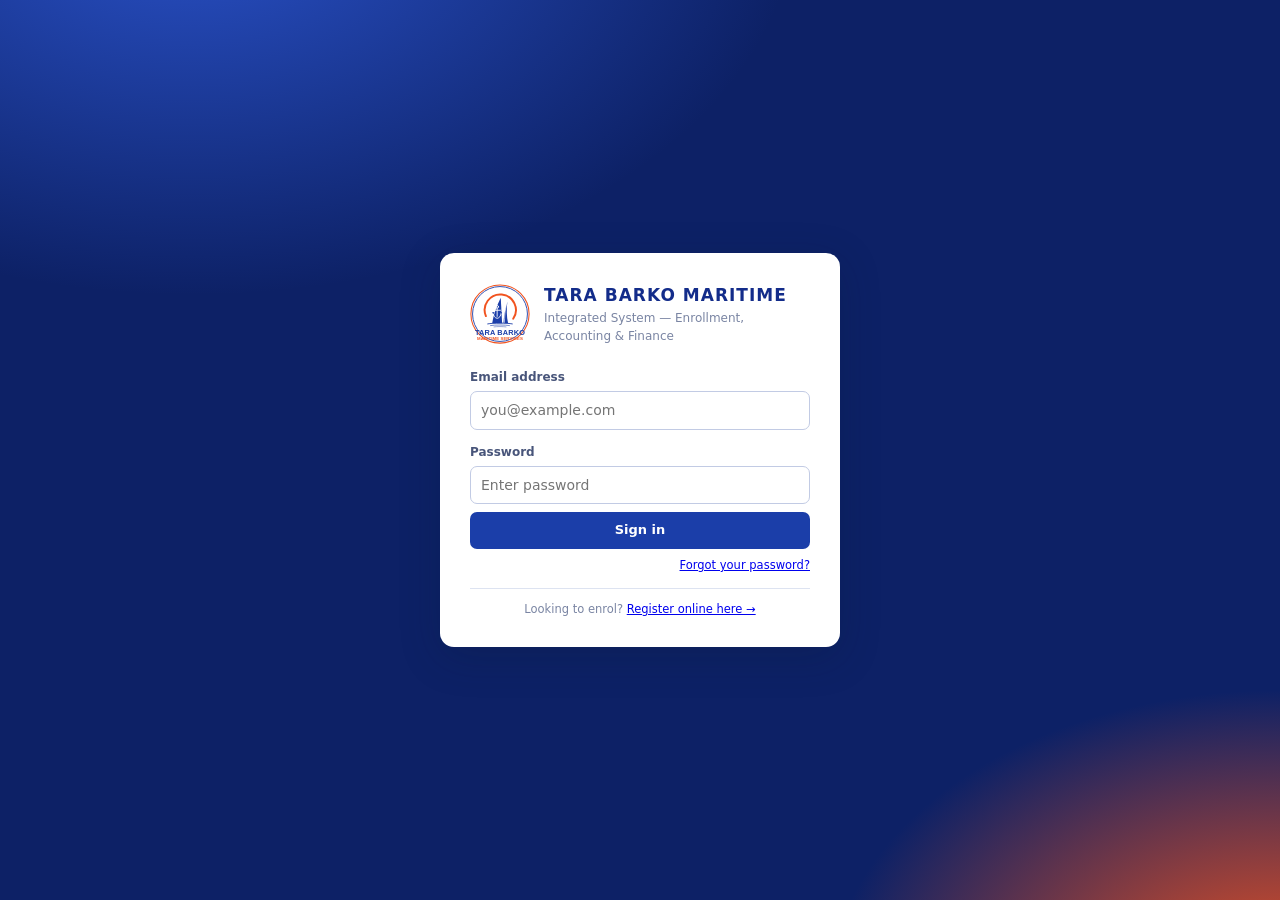
<file: index.html>
<!DOCTYPE html>
<html lang="en">
<head>
<meta charset="utf-8" />
<meta name="viewport" content="width=device-width, initial-scale=1" />
<title>Tara Barko Maritime — Integrated System</title>
<!-- What the link looks like when somebody shares it.

     Facebook and Messenger were given nothing to go on, so they took the first
     image on the page — the square logo — and cropped the company name off the
     bottom of it. These say what the page is and hand over a card built for the
     1200x630 shape the chat window actually draws. -->
<meta name="description" content="MARINA and STCW accredited training for Filipino seafarers, endorsed to our partner training centers. Check the schedule and reserve your slot online." />
<meta property="og:type" content="website" />
<meta property="og:site_name" content="Tara Barko Maritime Services" />
<meta property="og:locale" content="en_PH" />
<meta property="og:url" content="https://www.tarabarkomaritime.online/index.html" />
<meta property="og:title" content="Enroll Online — Tara Barko Maritime Services" />
<meta property="og:description" content="MARINA and STCW accredited training for Filipino seafarers, endorsed to our partner training centers. Check the schedule and reserve your slot online." />
<meta property="og:image" content="https://www.tarabarkomaritime.online/assets/og.png" />
<meta property="og:image:type" content="image/png" />
<meta property="og:image:width" content="1200" />
<meta property="og:image:height" content="630" />
<meta property="og:image:alt" content="Tara Barko Maritime Services — training and assessment endorsement" />
<meta name="twitter:card" content="summary_large_image" />
<meta name="twitter:title" content="Enroll Online — Tara Barko Maritime Services" />
<meta name="twitter:description" content="MARINA and STCW accredited training for Filipino seafarers, endorsed to our partner training centers. Check the schedule and reserve your slot online." />
<meta name="twitter:image" content="https://www.tarabarkomaritime.online/assets/og.png" />
<meta name="theme-color" content="#0d2166" />
<link rel="stylesheet" href="assets/styles.css?v=0a303237" />
<link rel="icon" href="assets/logo.svg?v=0a303237" />
</head>
<body>

<div id="login" class="login-screen">
  <div class="login-card">
    <div class="login-brand">
      <img src="assets/logo.svg" alt="Tara Barko Maritime Services" class="login-logo" />
      <div>
        <h1>TARA BARKO MARITIME</h1>
        <p>Integrated System — Enrollment, Accounting &amp; Finance</p>
      </div>
    </div>
    <label>Email address</label>
    <input type="email" id="loginUser" placeholder="you@example.com" autocomplete="username" />
    <label>Password</label>
    <input type="password" id="loginPass" placeholder="Enter password" autocomplete="current-password" />
    <button class="btn btn-primary btn-block" id="loginBtn">Sign in</button>
    <p class="login-hint" style="text-align:right;margin-top:8px">
      <a href="#" id="forgotPass">Forgot your password?</a>
    </p>
    <p class="login-hint" id="loginMsg"></p>
    <p class="login-hint" style="border-top:1px solid var(--border);padding-top:12px;margin-top:14px">
      Looking to enrol? <a href="register.html">Register online here &rarr;</a>
    </p>
  </div>
</div>

<div id="shell" class="shell hidden">
  <div class="nav-scrim" id="navScrim" hidden></div>
  <aside class="sidebar" id="sidebar">
    <div class="brand">
      <img src="assets/logo.svg" alt="" class="brand-logo" />
      <div class="brand-text">
        <strong>TARA BARKO</strong>
        <span>Maritime Services</span>
      </div>
    </div>
    <nav id="nav"></nav>
    <div class="sidebar-foot">
      <div class="user-chip">
        <div class="avatar" id="userAvatar">A</div>
        <div>
          <strong id="userName">—</strong>
          <span id="userRole">—</span>
        </div>
      </div>
      <button class="btn btn-ghost btn-sm btn-block" data-act="my-password">Change my password</button>
      <button class="btn btn-ghost btn-sm btn-block" id="logoutBtn">Sign out</button>
    </div>
  </aside>

  <main class="main">
    <header class="topbar">
      <!-- The only way to another module on a phone. The sidebar used to be
           hidden outright below 760px, which left the system on whatever screen
           it opened on with no way off it. -->
      <button class="menu-btn" id="menuBtn" aria-label="Menu" aria-expanded="false">
        <span></span><span></span><span></span>
      </button>
      <div class="topbar-title">
        <h2 id="pageTitle">Dashboard</h2>
        <p id="pageSub" class="muted"></p>
      </div>
      <div class="topbar-actions">
        <input type="search" id="globalSearch" placeholder="Search trainees, invoices, payments…" />
        <button class="btn btn-ghost btn-sm" id="backupBtn" title="Download a JSON backup">Backup</button>
        <button class="btn btn-ghost btn-sm" id="restoreBtn" title="Restore from a JSON backup">Restore</button>
        <input type="file" id="restoreFile" accept="application/json" hidden />
      </div>
    </header>
    <div id="view" class="view"></div>
  </main>
</div>

<div id="modalRoot"></div>
<div id="toastRoot" class="toast-root"></div>

<script src="assets/courses.js?v=0a303237"></script>
<script src="assets/cloud.js?v=0a303237"></script>
<script src="assets/sync.js?v=0a303237"></script>
<script src="assets/db.js?v=0a303237"></script>
<script src="assets/ui.js?v=0a303237"></script>
<script src="assets/accounting.js?v=0a303237"></script>
<script src="assets/applications.js?v=0a303237"></script>
<script src="assets/app.js?v=0a303237"></script>
</body>
</html>
</file>
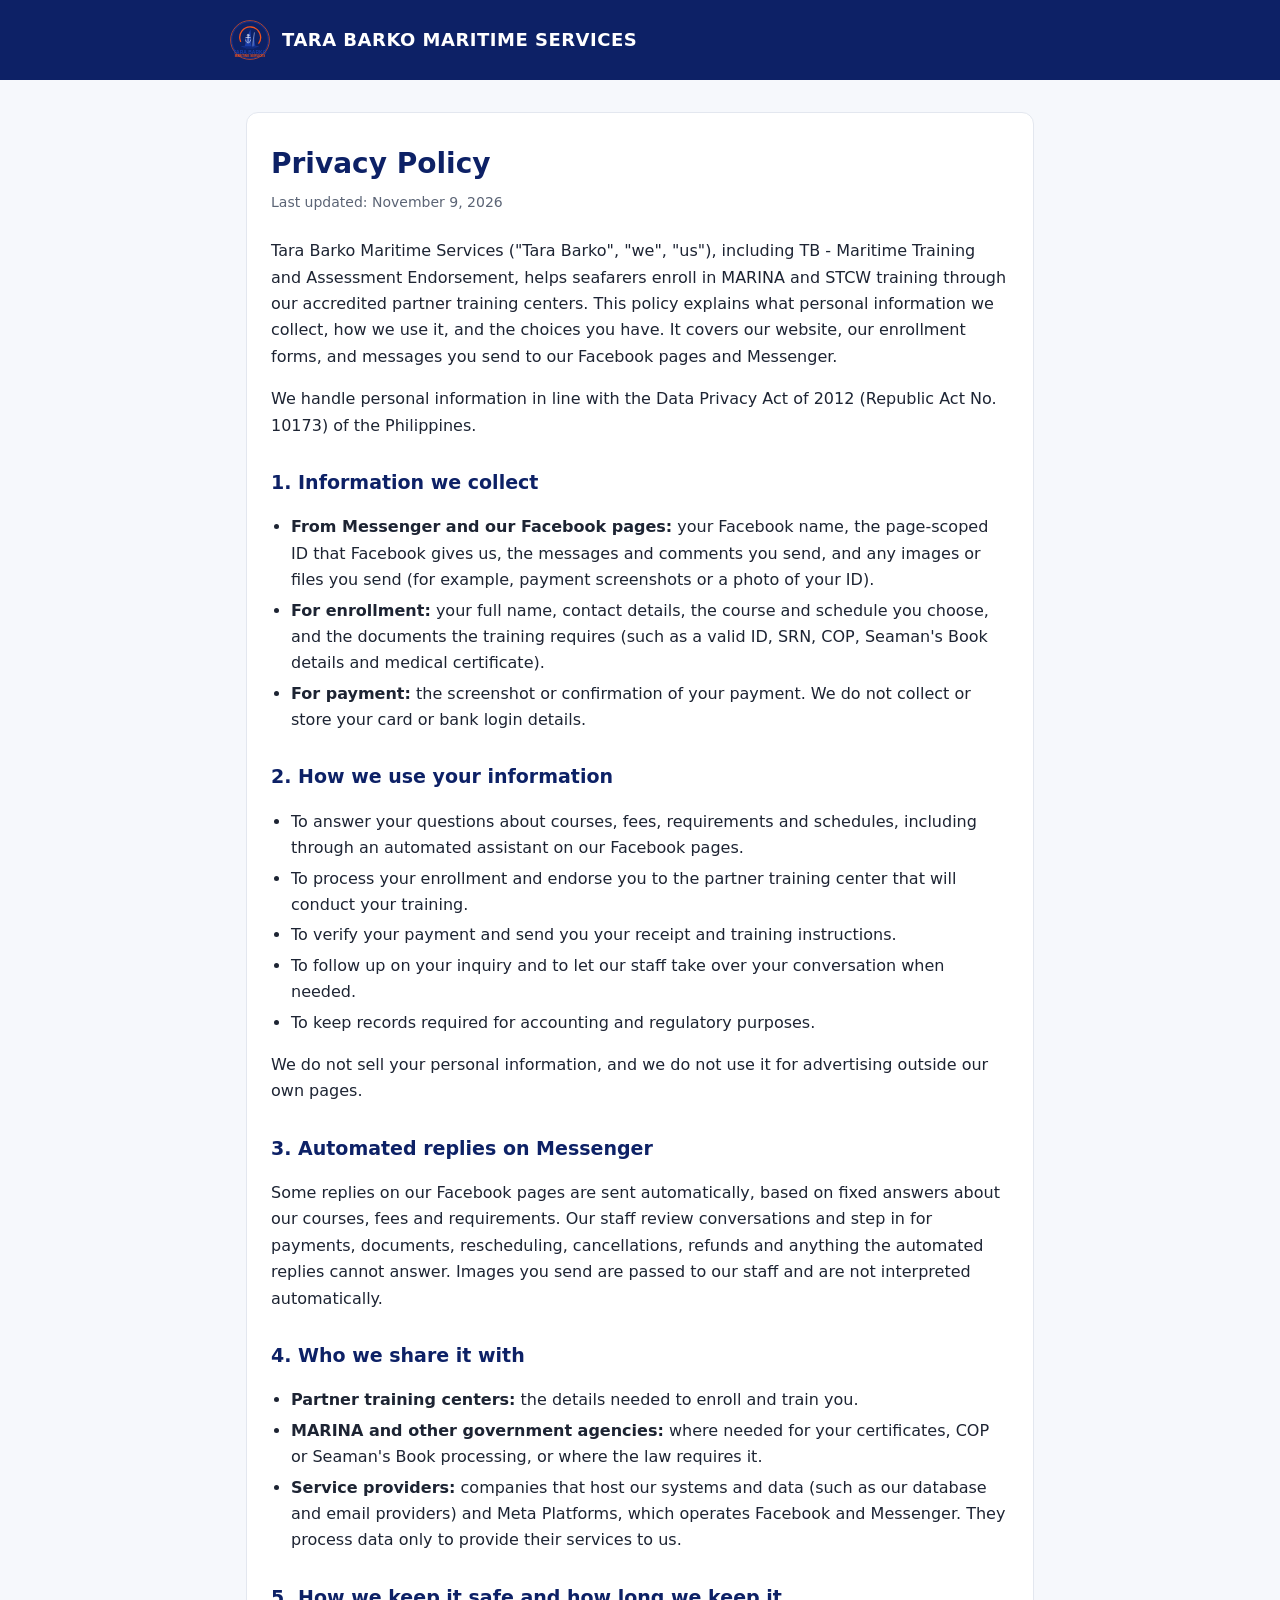
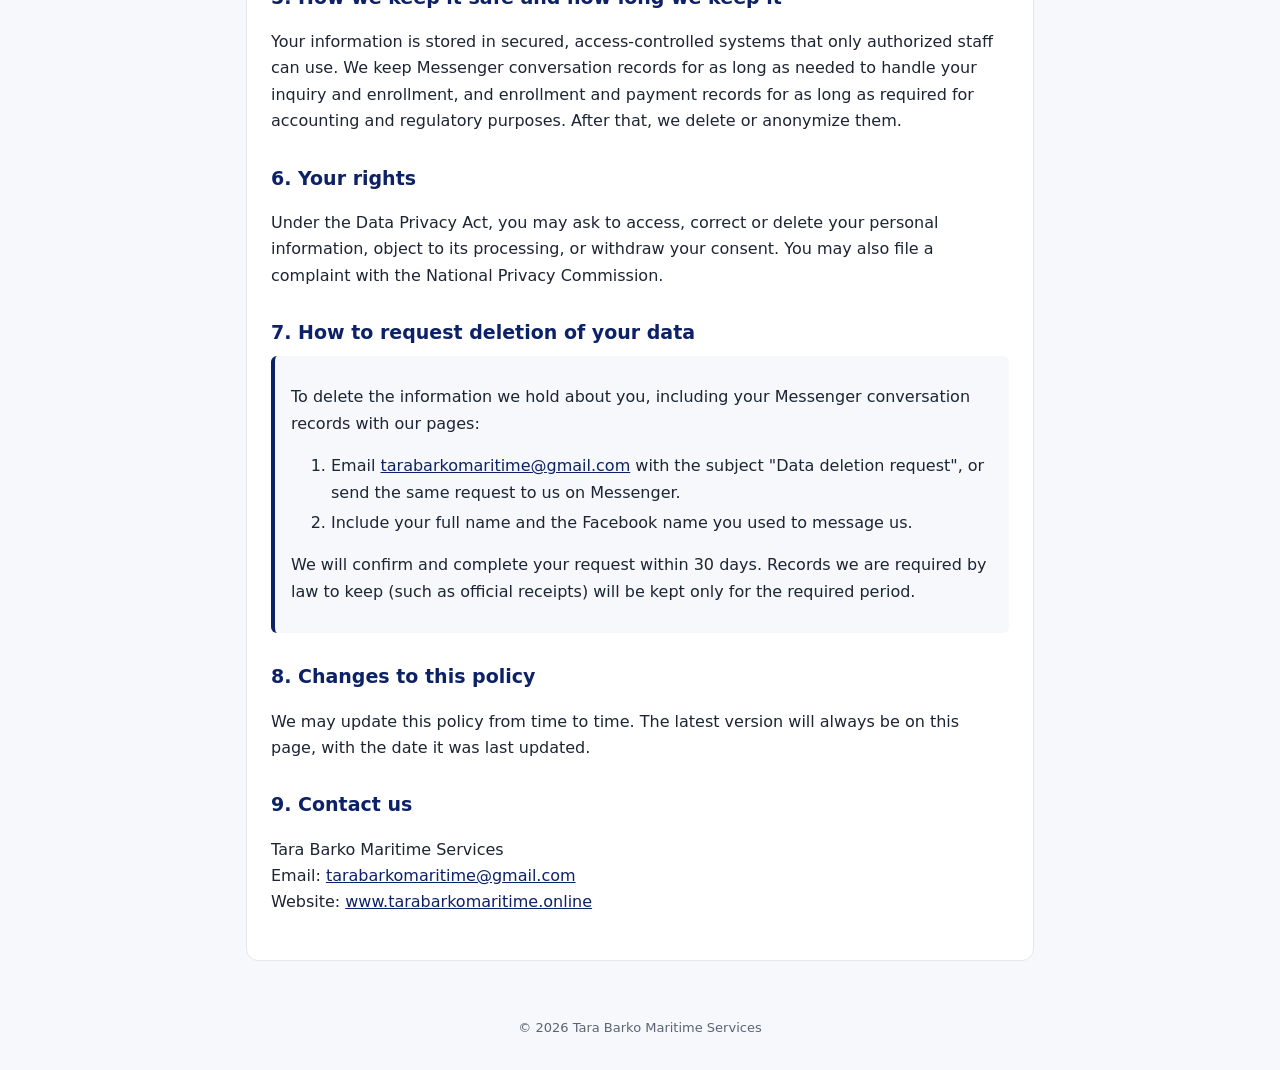
<file: privacy.html>
<!doctype html>
<html lang="en">
<head>
<meta charset="utf-8">
<meta name="viewport" content="width=device-width, initial-scale=1">
<title>Privacy Policy — Tara Barko Maritime Services</title>
<meta name="description" content="How Tara Barko Maritime Services collects, uses and protects personal information, including messages sent to our Facebook pages.">
<meta name="theme-color" content="#0d2166">
<style>
  :root { --navy: #0d2166; --ink: #1d2433; --muted: #5b6475; --line: #e3e7ef; --bg: #f6f8fc; }
  * { box-sizing: border-box; }
  body { margin: 0; font-family: system-ui, -apple-system, "Segoe UI", Roboto, Arial, sans-serif; color: var(--ink); background: var(--bg); line-height: 1.65; }
  header { background: var(--navy); color: #fff; padding: 20px 16px; }
  header .wrap { display: flex; align-items: center; gap: 12px; }
  header img { height: 40px; width: auto; }
  header strong { font-size: 18px; letter-spacing: .5px; }
  .wrap { max-width: 820px; margin: 0 auto; }
  main { padding: 32px 16px 56px; }
  article { background: #fff; border: 1px solid var(--line); border-radius: 12px; padding: 28px 24px; }
  h1 { color: var(--navy); font-size: 28px; margin: 0 0 4px; }
  .updated { color: var(--muted); margin: 0 0 24px; font-size: 14px; }
  h2 { color: var(--navy); font-size: 19px; margin: 28px 0 8px; }
  ul { padding-left: 20px; }
  li { margin: 4px 0; }
  a { color: var(--navy); }
  .box { background: var(--bg); border-left: 4px solid var(--navy); padding: 12px 16px; border-radius: 6px; }
  footer { text-align: center; color: var(--muted); font-size: 13px; padding: 0 16px 32px; }
</style>
</head>
<body>
<header>
  <div class="wrap">
    <img src="/assets/logo.svg" alt="" onerror="this.remove()">
    <strong>TARA BARKO MARITIME SERVICES</strong>
  </div>
</header>

<main class="wrap">
<article>
  <h1>Privacy Policy</h1>
  <p class="updated">Last updated: November 9, 2026</p>

  <p>Tara Barko Maritime Services ("Tara Barko", "we", "us"), including TB - Maritime Training and Assessment Endorsement, helps seafarers enroll in MARINA and STCW training through our accredited partner training centers. This policy explains what personal information we collect, how we use it, and the choices you have. It covers our website, our enrollment forms, and messages you send to our Facebook pages and Messenger.</p>
  <p>We handle personal information in line with the Data Privacy Act of 2012 (Republic Act No. 10173) of the Philippines.</p>

  <h2>1. Information we collect</h2>
  <ul>
    <li><strong>From Messenger and our Facebook pages:</strong> your Facebook name, the page-scoped ID that Facebook gives us, the messages and comments you send, and any images or files you send (for example, payment screenshots or a photo of your ID).</li>
    <li><strong>For enrollment:</strong> your full name, contact details, the course and schedule you choose, and the documents the training requires (such as a valid ID, SRN, COP, Seaman's Book details and medical certificate).</li>
    <li><strong>For payment:</strong> the screenshot or confirmation of your payment. We do not collect or store your card or bank login details.</li>
  </ul>

  <h2>2. How we use your information</h2>
  <ul>
    <li>To answer your questions about courses, fees, requirements and schedules, including through an automated assistant on our Facebook pages.</li>
    <li>To process your enrollment and endorse you to the partner training center that will conduct your training.</li>
    <li>To verify your payment and send you your receipt and training instructions.</li>
    <li>To follow up on your inquiry and to let our staff take over your conversation when needed.</li>
    <li>To keep records required for accounting and regulatory purposes.</li>
  </ul>
  <p>We do not sell your personal information, and we do not use it for advertising outside our own pages.</p>

  <h2>3. Automated replies on Messenger</h2>
  <p>Some replies on our Facebook pages are sent automatically, based on fixed answers about our courses, fees and requirements. Our staff review conversations and step in for payments, documents, rescheduling, cancellations, refunds and anything the automated replies cannot answer. Images you send are passed to our staff and are not interpreted automatically.</p>

  <h2>4. Who we share it with</h2>
  <ul>
    <li><strong>Partner training centers:</strong> the details needed to enroll and train you.</li>
    <li><strong>MARINA and other government agencies:</strong> where needed for your certificates, COP or Seaman's Book processing, or where the law requires it.</li>
    <li><strong>Service providers:</strong> companies that host our systems and data (such as our database and email providers) and Meta Platforms, which operates Facebook and Messenger. They process data only to provide their services to us.</li>
  </ul>

  <h2>5. How we keep it safe and how long we keep it</h2>
  <p>Your information is stored in secured, access-controlled systems that only authorized staff can use. We keep Messenger conversation records for as long as needed to handle your inquiry and enrollment, and enrollment and payment records for as long as required for accounting and regulatory purposes. After that, we delete or anonymize them.</p>

  <h2>6. Your rights</h2>
  <p>Under the Data Privacy Act, you may ask to access, correct or delete your personal information, object to its processing, or withdraw your consent. You may also file a complaint with the National Privacy Commission.</p>

  <h2 id="data-deletion">7. How to request deletion of your data</h2>
  <div class="box">
    <p>To delete the information we hold about you, including your Messenger conversation records with our pages:</p>
    <ol>
      <li>Email <a href="mailto:tarabarkomaritime@gmail.com?subject=Data%20deletion%20request">tarabarkomaritime@gmail.com</a> with the subject "Data deletion request", or send the same request to us on Messenger.</li>
      <li>Include your full name and the Facebook name you used to message us.</li>
    </ol>
    <p>We will confirm and complete your request within 30 days. Records we are required by law to keep (such as official receipts) will be kept only for the required period.</p>
  </div>

  <h2>8. Changes to this policy</h2>
  <p>We may update this policy from time to time. The latest version will always be on this page, with the date it was last updated.</p>

  <h2>9. Contact us</h2>
  <p>Tara Barko Maritime Services<br>
  Email: <a href="mailto:tarabarkomaritime@gmail.com">tarabarkomaritime@gmail.com</a><br>
  Website: <a href="https://www.tarabarkomaritime.online">www.tarabarkomaritime.online</a></p>
</article>
</main>

<footer>© 2026 Tara Barko Maritime Services</footer>
</body>
</html>
</file>
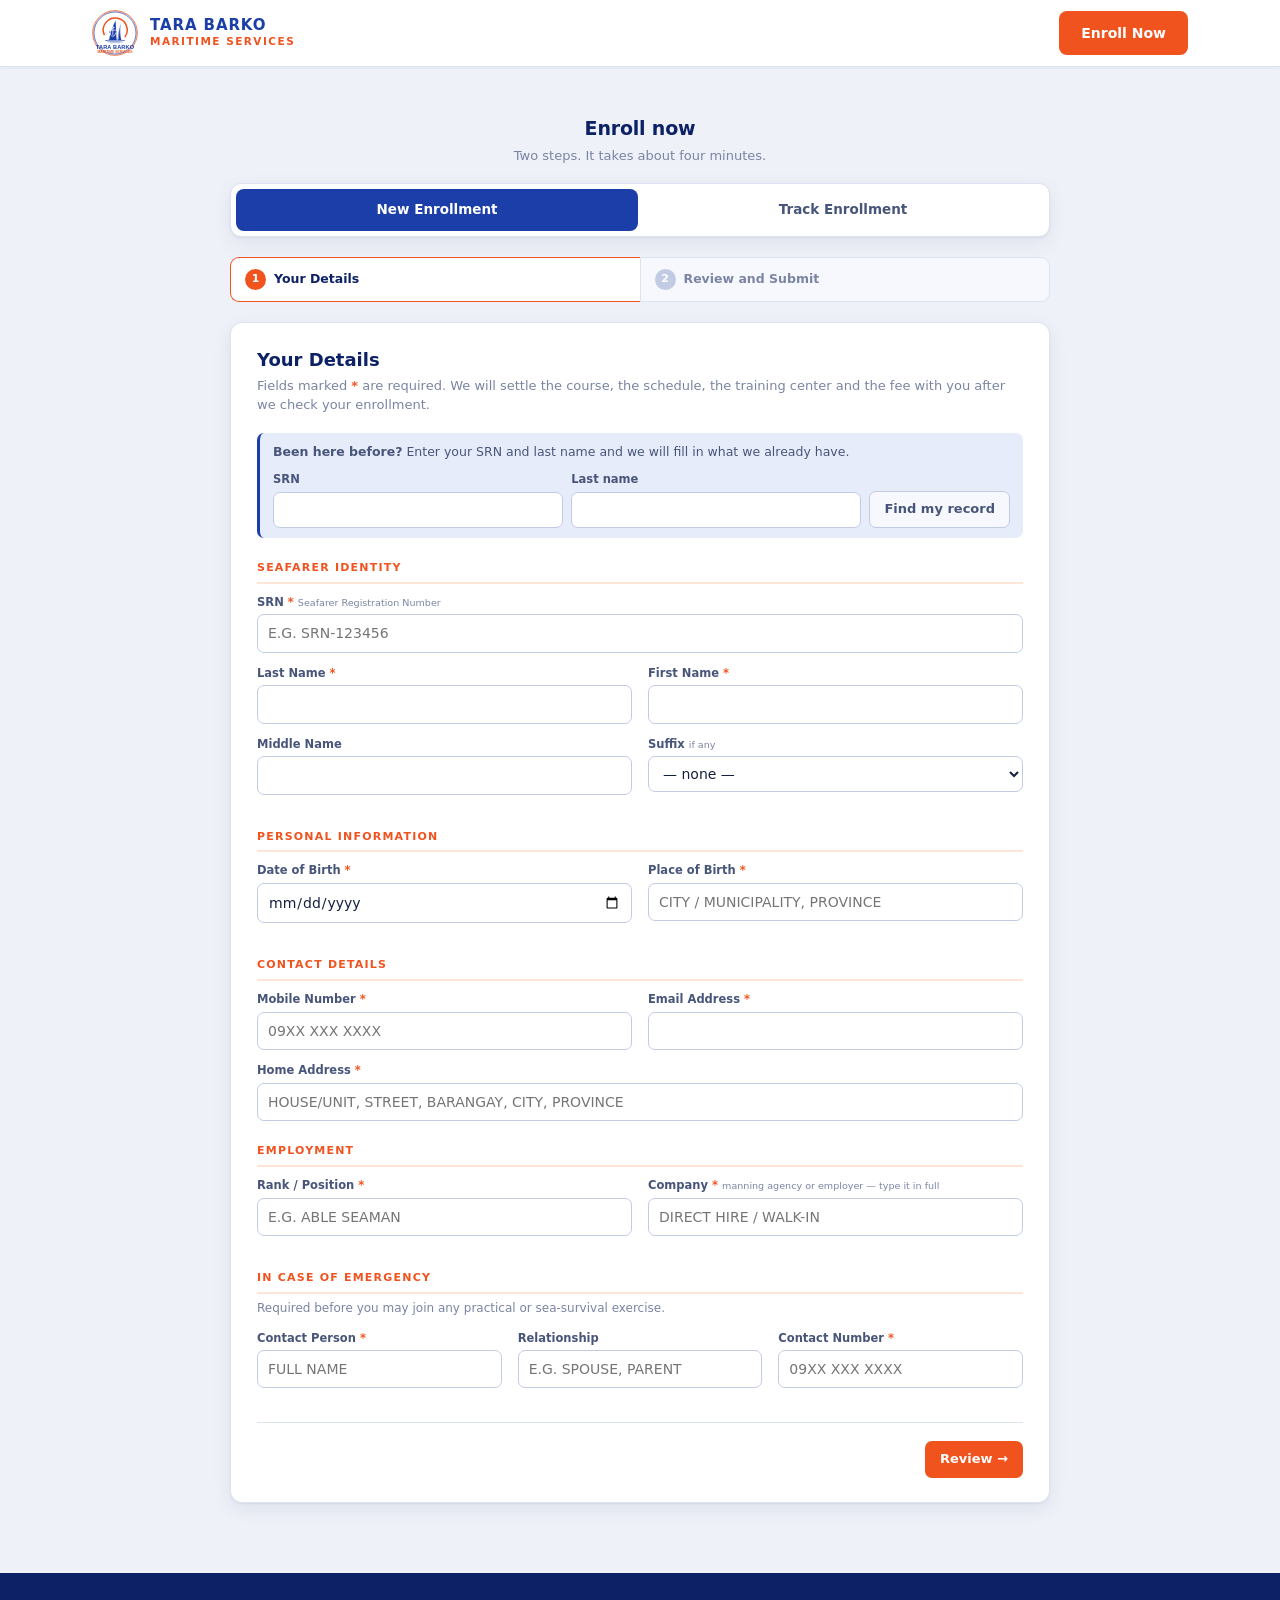
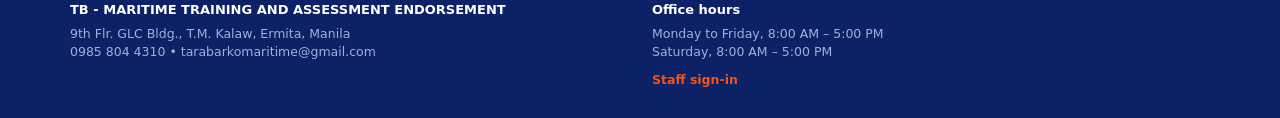
<file: register.html>
<!DOCTYPE html>
<html lang="en">
<head>
<meta charset="utf-8" />
<meta name="viewport" content="width=device-width, initial-scale=1" />
<title>Enroll Online — TB Maritime Training and Assessment Endorsement</title>
<!-- What the link looks like when somebody shares it.

     Facebook and Messenger were given nothing to go on, so they took the first
     image on the page — the square logo — and cropped the company name off the
     bottom of it. These say what the page is and hand over a card built for the
     1200x630 shape the chat window actually draws. -->
<meta name="description" content="MARINA and STCW accredited training for Filipino seafarers, endorsed to our partner training centers. Check the schedule and reserve your slot online." />
<meta property="og:type" content="website" />
<meta property="og:site_name" content="Tara Barko Maritime Services" />
<meta property="og:locale" content="en_PH" />
<meta property="og:url" content="https://www.tarabarkomaritime.online/register.html" />
<meta property="og:title" content="Enroll Online — Tara Barko Maritime Services" />
<meta property="og:description" content="MARINA and STCW accredited training for Filipino seafarers, endorsed to our partner training centers. Check the schedule and reserve your slot online." />
<meta property="og:image" content="https://www.tarabarkomaritime.online/assets/og.png" />
<meta property="og:image:type" content="image/png" />
<meta property="og:image:width" content="1200" />
<meta property="og:image:height" content="630" />
<meta property="og:image:alt" content="Tara Barko Maritime Services — training and assessment endorsement" />
<meta name="twitter:card" content="summary_large_image" />
<meta name="twitter:title" content="Enroll Online — Tara Barko Maritime Services" />
<meta name="twitter:description" content="MARINA and STCW accredited training for Filipino seafarers, endorsed to our partner training centers. Check the schedule and reserve your slot online." />
<meta name="twitter:image" content="https://www.tarabarkomaritime.online/assets/og.png" />
<meta name="theme-color" content="#0d2166" />
<link rel="stylesheet" href="assets/styles.css?v=0a303237" />
<link rel="stylesheet" href="assets/public.css?v=0a303237" />
<link rel="icon" href="assets/logo.svg?v=0a303237" />
</head>
<body class="portal">

<header class="p-top">
  <div class="p-top-in">
    <a class="p-brand" href="#/enroll">
      <img src="assets/logo.svg" alt="Tara Barko Maritime Services" class="p-logo">
      <span class="p-brand-txt">
        <strong>TARA BARKO</strong>
        <span>MARITIME SERVICES</span>
      </span>
    </a>
    <nav class="p-nav">
      <a href="#/enroll" data-p="enroll">Enroll Now</a>
    </nav>
  </div>
</header>

<main id="pView" class="p-wrap"></main>

<footer class="p-foot">
  <div class="p-foot-in">
    <div class="p-foot-col">
      <b id="fName">TB - Maritime Training and Assessment Endorsement</b>
      <div id="fAddr"></div>
      <div id="fContact"></div>
    </div>
    <div class="p-foot-col">
      <b>Office hours</b>
      <div id="fHours"></div>
      <div class="p-staff"><a href="index.html">Staff sign-in</a></div>
    </div>
  </div>
</footer>

<div id="modalRoot"></div>
<div id="toastRoot" class="toast-root"></div>

<script src="assets/courses.js?v=0a303237"></script>
<script src="assets/terms.js?v=0a303237"></script>
<script src="assets/cloud.js?v=0a303237"></script>
<script src="assets/db.js?v=0a303237"></script>
<script src="assets/ui.js?v=0a303237"></script>
<script src="assets/accounting.js?v=0a303237"></script>
<script src="assets/applications.js?v=0a303237"></script>
<script src="assets/register.js?v=0a303237"></script>
</body>
</html>
</file>
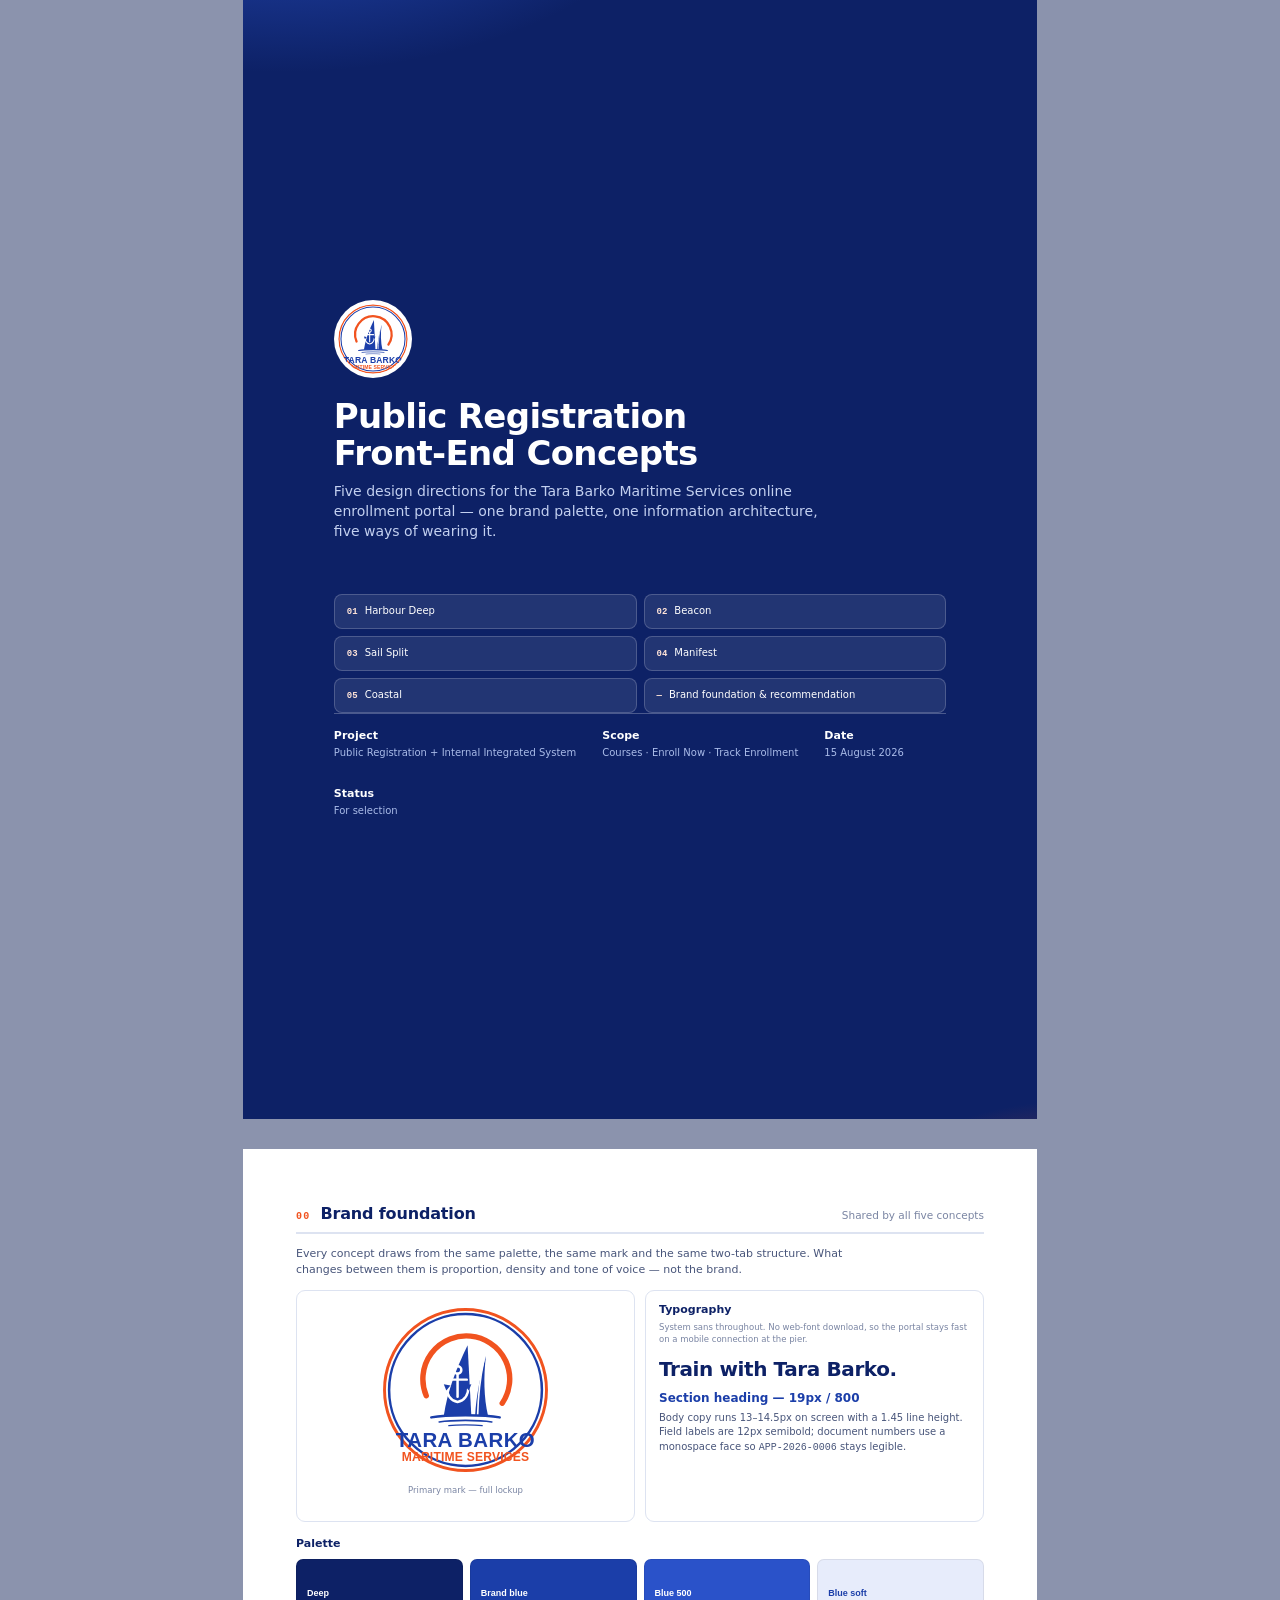
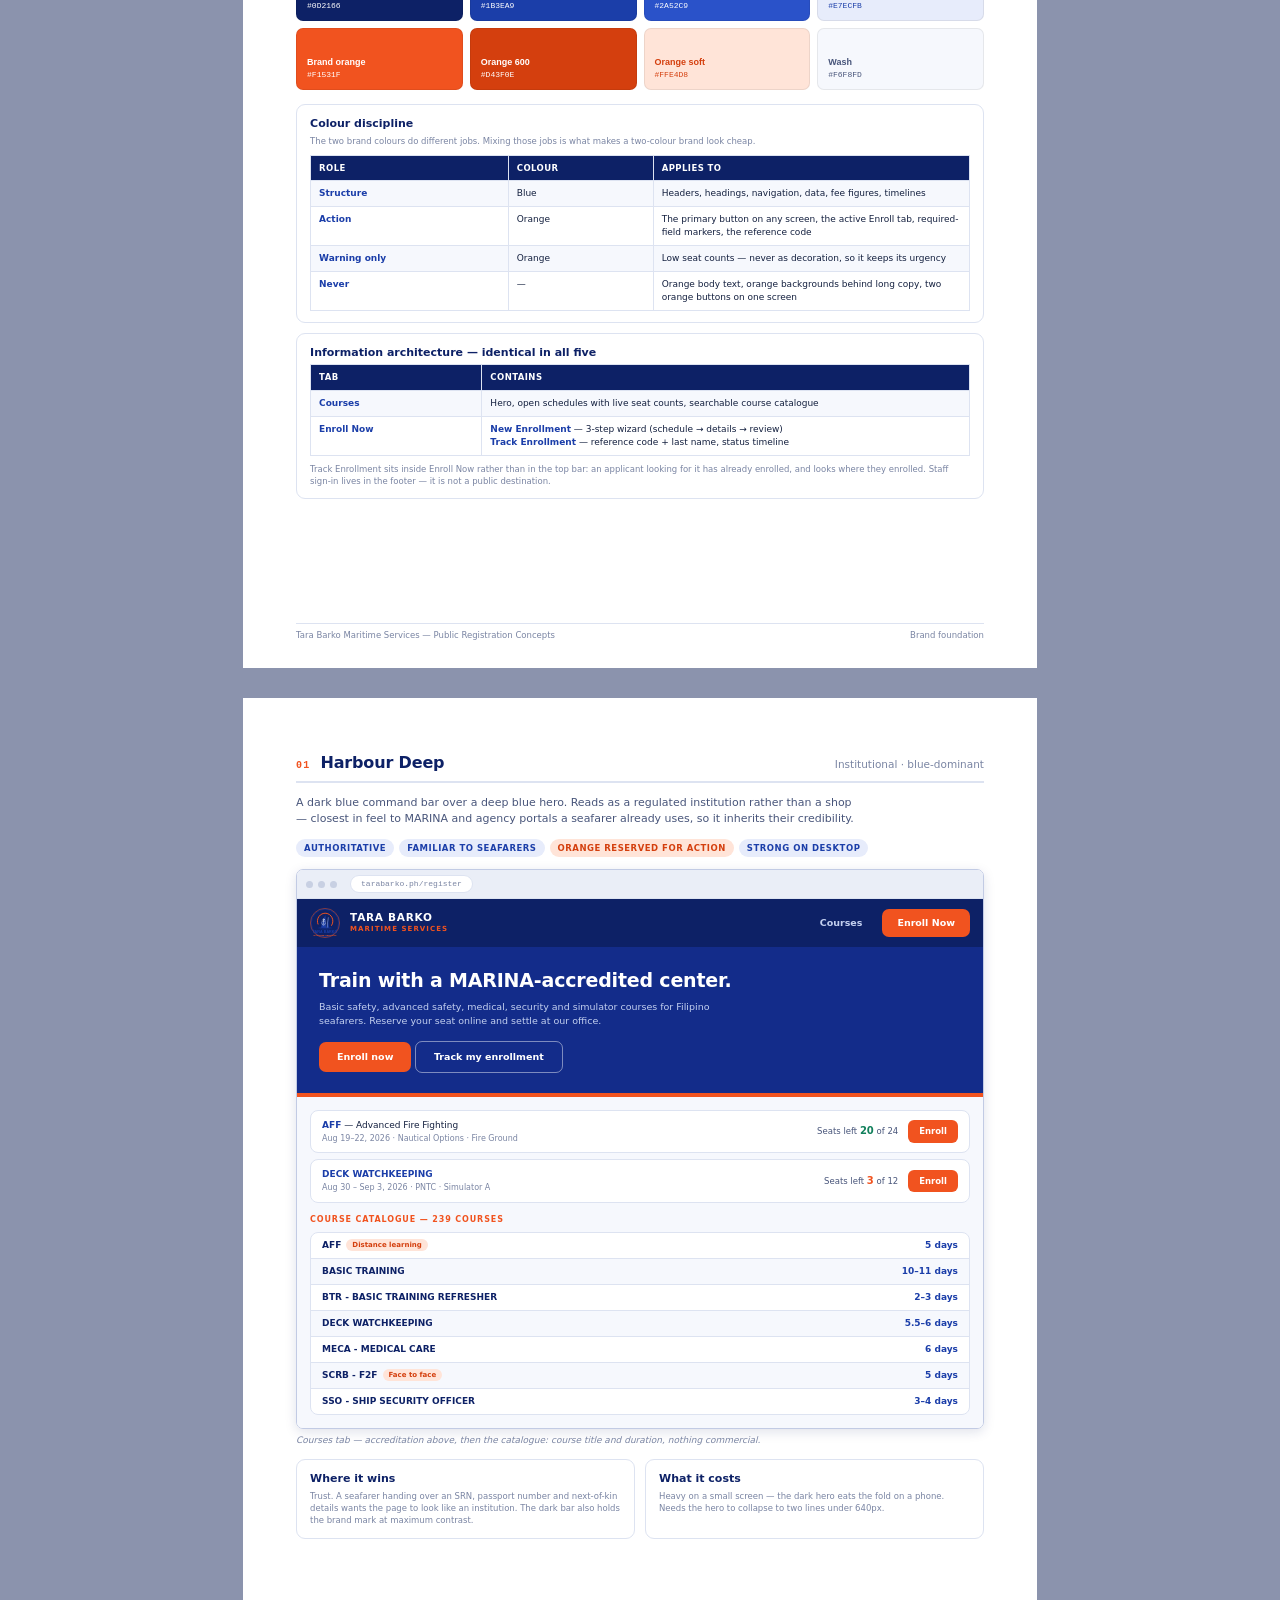
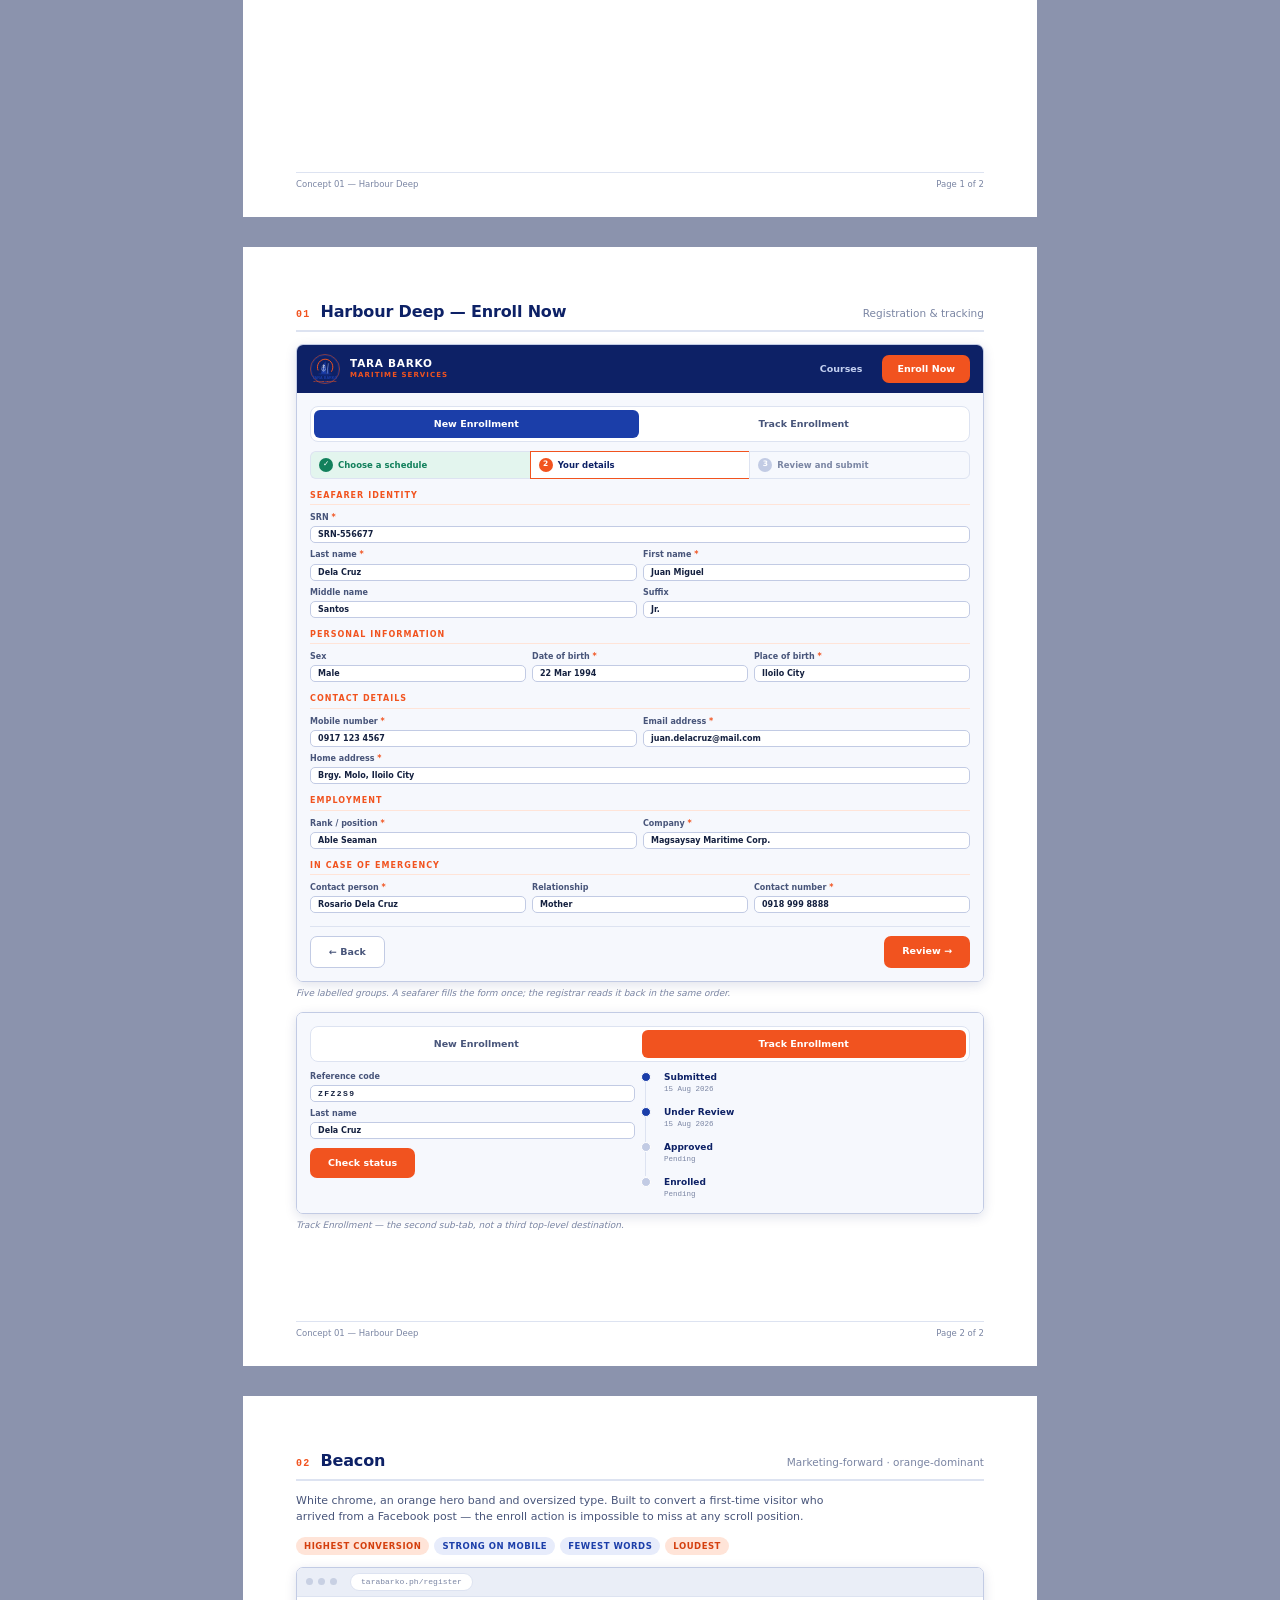
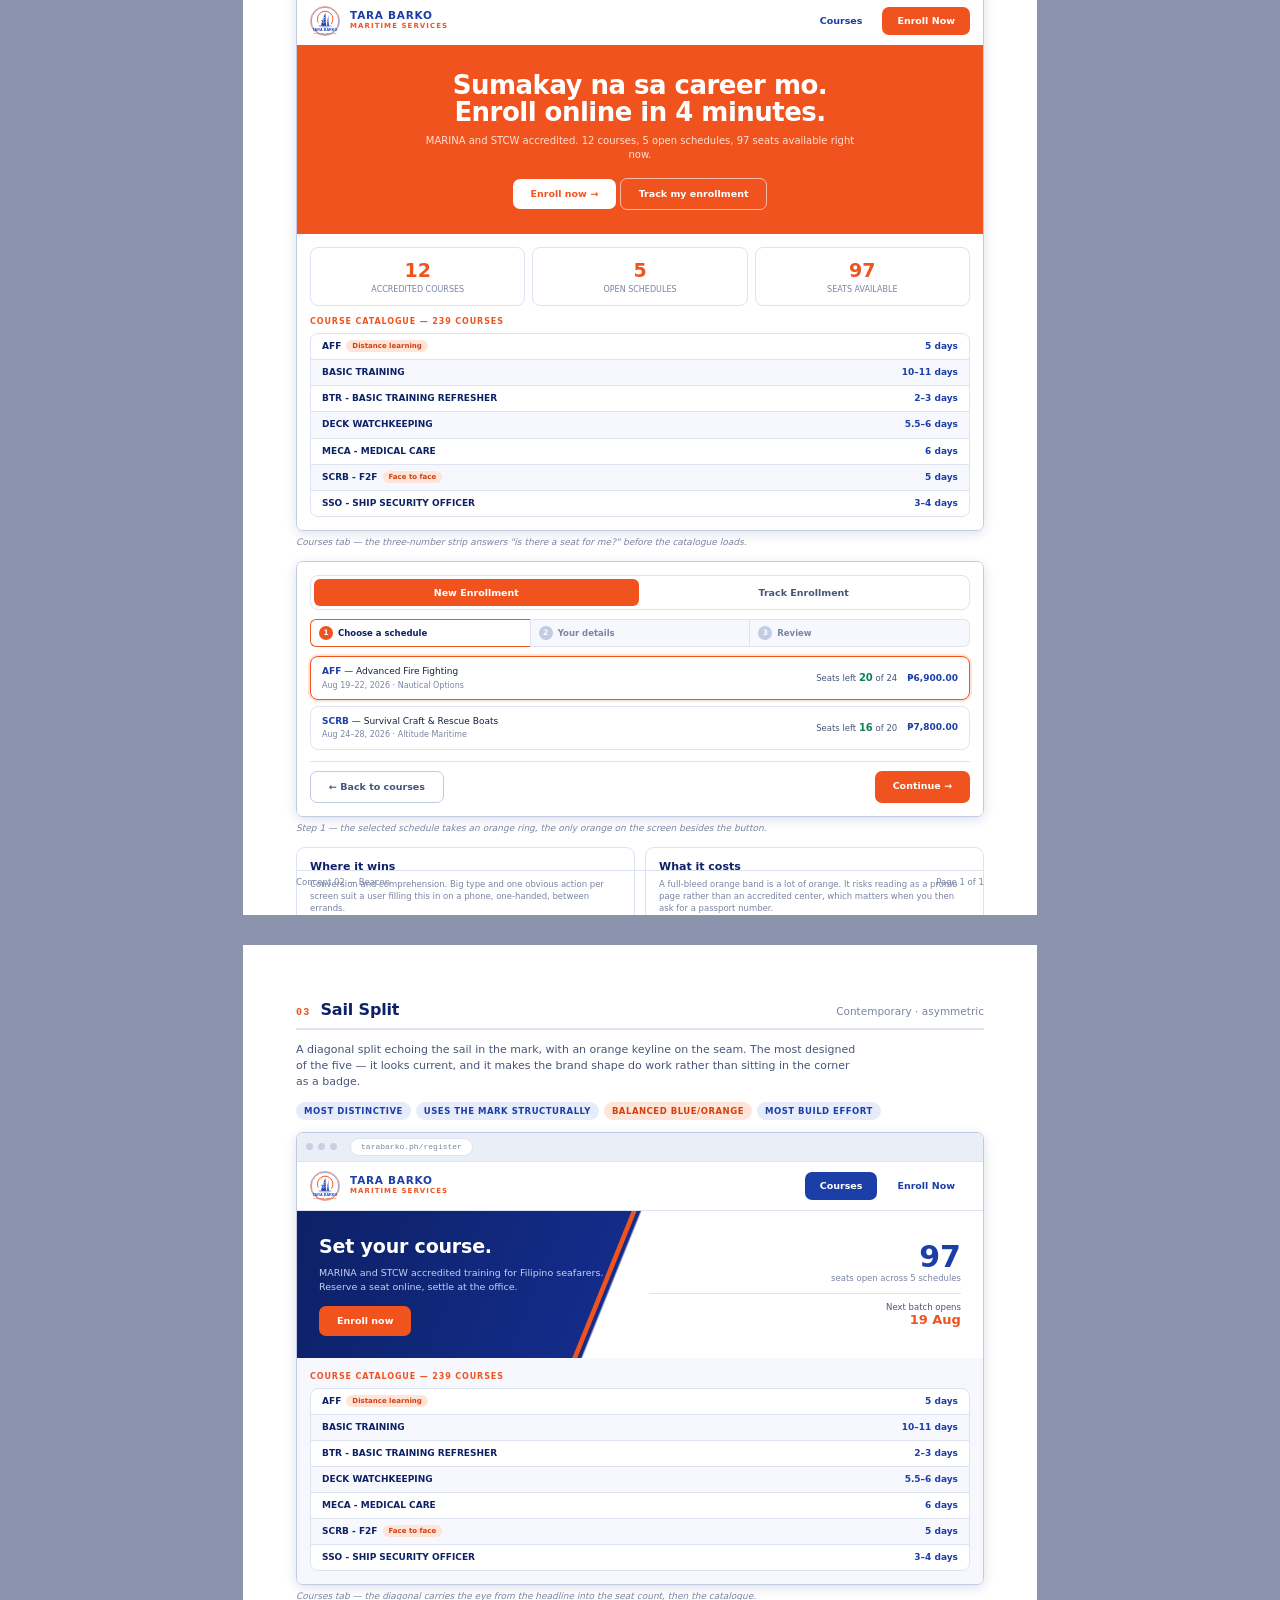
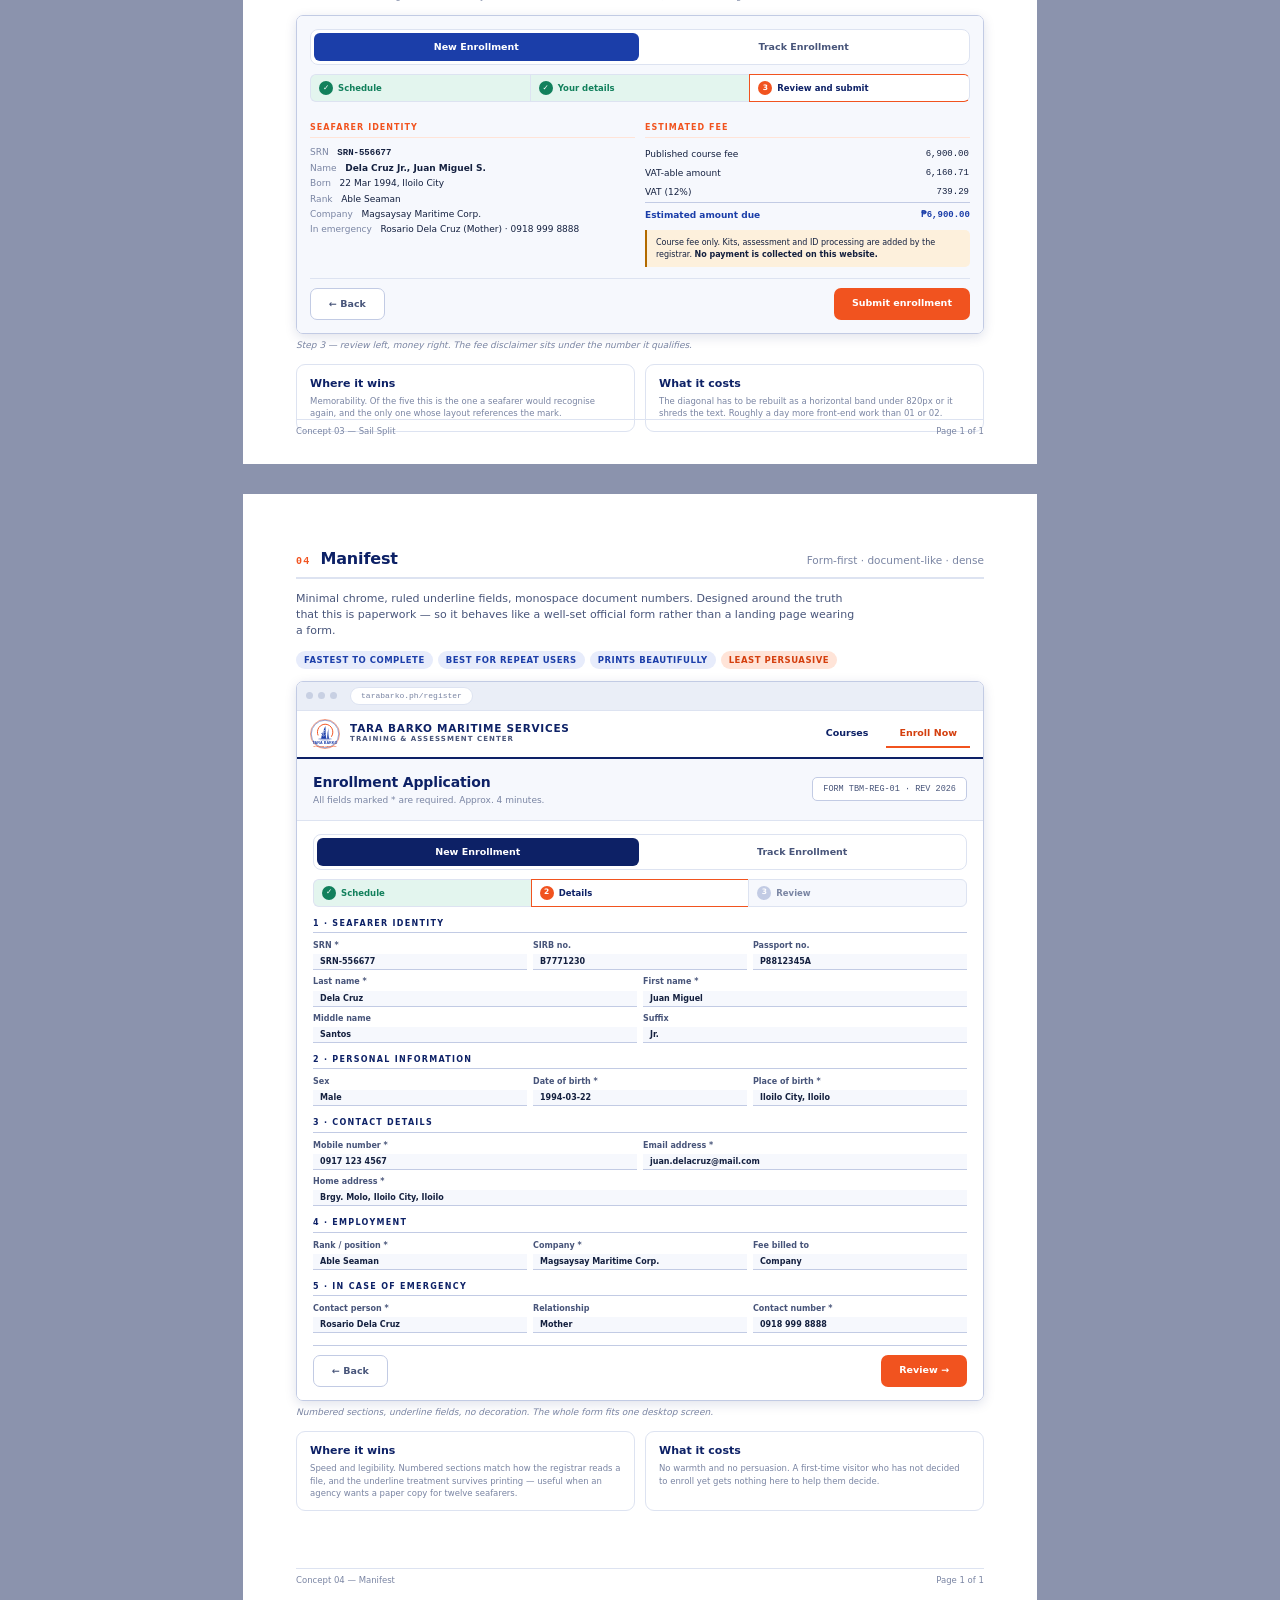
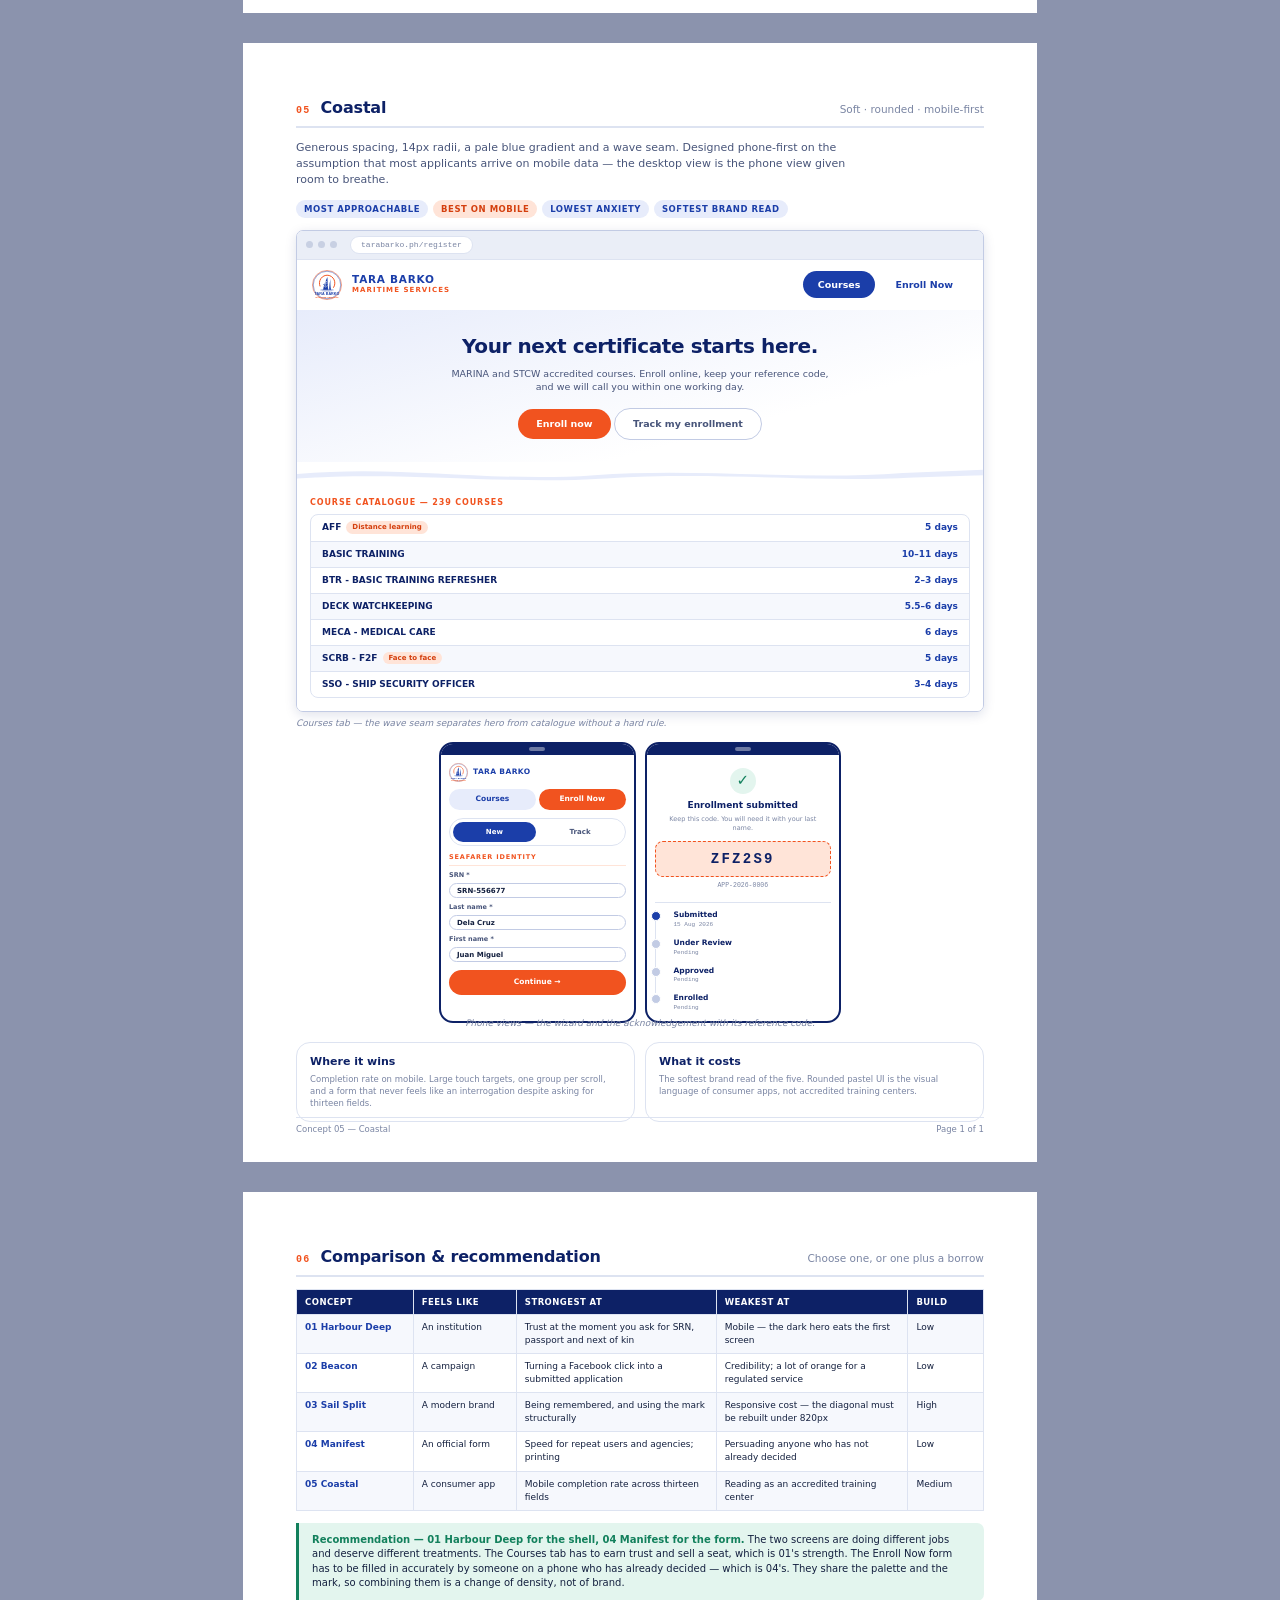
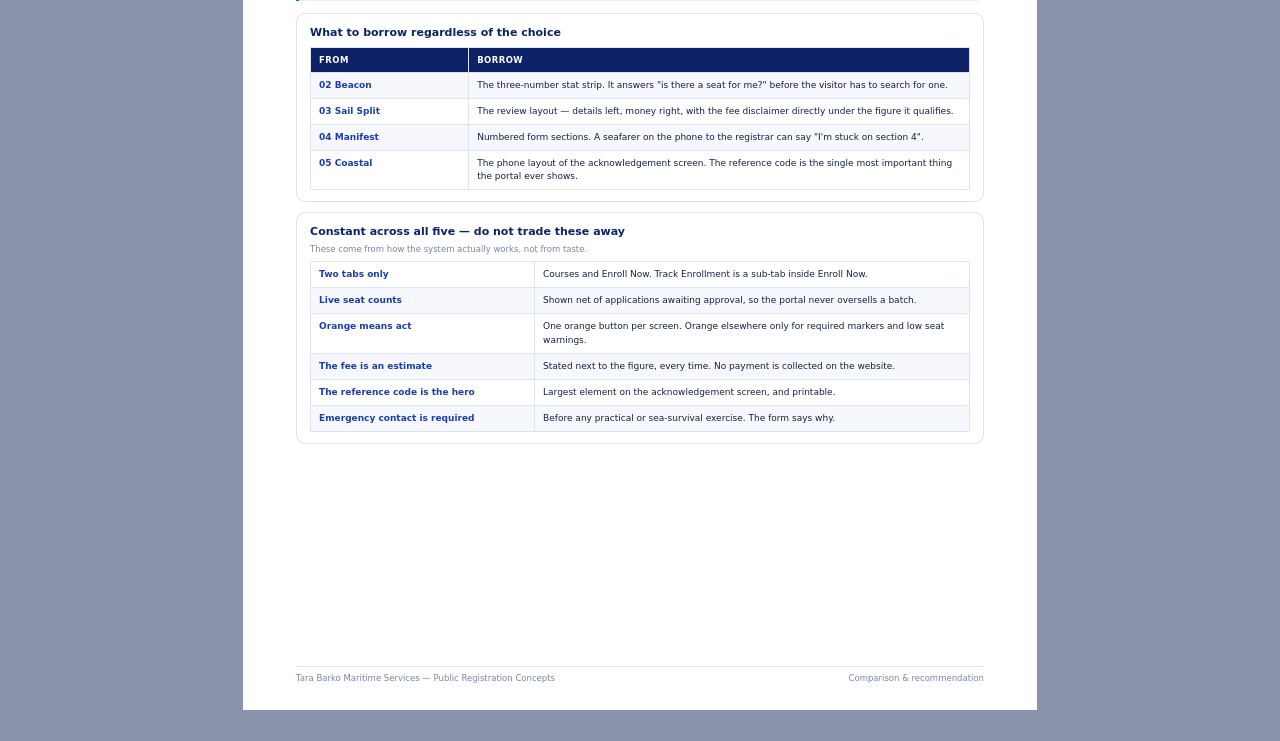
<file: design/concepts.html>
<!DOCTYPE html>
<html lang="en">
<head>
<meta charset="utf-8" />
<title>Tara Barko Maritime — Public Registration Front-End Concepts</title>
<style>
/* ==========================================================================
   Front-end design concepts for the Tara Barko Maritime public registration
   portal. Built to be printed to PDF at A4 portrait — one .sheet per page.
   Every concept uses the same brand palette and the same two navigation tabs
   (Courses, Enroll Now) with Track Enrollment as a sub-tab inside Enroll Now.
   ========================================================================== */

:root{
  --blue-900:#0d2166; --blue-800:#132c8a; --blue:#1b3ea9; --blue-500:#2a52c9;
  --blue-soft:#e7ecfb; --orange:#f1531f; --orange-600:#d43f0e; --orange-soft:#ffe4d8;
  --ink:#14203f; --ink-2:#48557a; --muted:#7a85a3;
  --line:#dde3f1; --line-2:#c2cbe4; --paper:#fff; --wash:#f6f8fd;
  --ok:#12805c; --ok-bg:#e3f5ee;
  --mono:"SF Mono",Consolas,"Liberation Mono",monospace;
}
*{box-sizing:border-box}
html,body{margin:0;padding:0}
body{
  font-family:"Segoe UI",Inter,system-ui,-apple-system,Roboto,Helvetica,Arial,sans-serif;
  background:#8b93ad; color:var(--ink); font-size:11px; line-height:1.45;
  -webkit-font-smoothing:antialiased; -webkit-print-color-adjust:exact; print-color-adjust:exact;
}
/* 296mm rather than 297: at exactly one A4 height, sub-pixel rounding in the
   print layout spills every sheet onto a blank second page. */
.sheet{
  width:210mm; height:296mm; margin:0 auto 8mm; background:#fff;
  padding:14mm 14mm 12mm; position:relative; overflow:hidden;
  page-break-after:always; break-after:page;
}
.sheet:last-child{page-break-after:auto;break-after:auto}

/* ---------- sheet furniture ---------- */
.sh-head{display:flex;align-items:baseline;gap:10px;border-bottom:2px solid var(--line);padding-bottom:7px;margin-bottom:12px}
.sh-num{font-family:var(--mono);font-size:10px;font-weight:700;color:var(--orange);letter-spacing:.12em}
.sh-title{font-size:16px;font-weight:800;color:var(--blue-900);margin:0;letter-spacing:-.01em}
.sh-sub{font-size:10.5px;color:var(--muted);margin-left:auto}
.sh-foot{
  position:absolute;left:14mm;right:14mm;bottom:7mm;display:flex;justify-content:space-between;
  font-size:8.5px;color:var(--muted);border-top:1px solid var(--line);padding-top:5px;
}
.lede{font-size:11px;color:var(--ink-2);margin:0 0 12px;max-width:150mm}
.tag-row{display:flex;gap:5px;flex-wrap:wrap;margin:0 0 12px}
.tg{font-size:8.5px;font-weight:700;letter-spacing:.06em;text-transform:uppercase;
    padding:3px 8px;border-radius:20px;background:var(--blue-soft);color:var(--blue)}
.tg.o{background:var(--orange-soft);color:var(--orange-600)}

/* browser frame around each mockup */
.frame{border:1px solid var(--line-2);border-radius:7px;overflow:hidden;box-shadow:0 3px 12px rgba(13,33,102,.13);margin-bottom:11px}
.frame-bar{background:#eaeef7;border-bottom:1px solid var(--line);padding:5px 9px;display:flex;align-items:center;gap:5px}
.dot{width:7px;height:7px;border-radius:50%;background:#c8d0e3}
.frame-url{margin-left:8px;background:#fff;border:1px solid var(--line);border-radius:20px;
  padding:2px 10px;font-size:8px;color:var(--muted);font-family:var(--mono)}
.cap{font-size:9px;color:var(--muted);margin:-6px 0 12px;font-style:italic}

/* ---------- shared mockup atoms ---------- */
.logo{width:30px;height:30px;flex:none}
.logo-lg{width:40px;height:40px;flex:none}
.brandtxt strong{display:block;font-size:10.5px;font-weight:800;letter-spacing:.07em;line-height:1.1}
.brandtxt span{display:block;font-size:7px;letter-spacing:.15em;font-weight:700}
.nav{display:flex;gap:5px;margin-left:auto}
.nav a{font-size:9.5px;font-weight:700;padding:7px 15px;border-radius:7px;text-decoration:none;white-space:nowrap}

.seg{display:flex;gap:3px;padding:3px;border-radius:8px;border:1px solid var(--line);background:#fff;margin-bottom:9px}
.seg span{flex:1;text-align:center;padding:7px;font-size:9.5px;font-weight:700;border-radius:6px;color:var(--ink-2)}
.seg span.on{background:var(--blue);color:#fff}

.steps{display:flex;margin-bottom:9px}
.steps div{flex:1;padding:6px 8px;font-size:8.5px;font-weight:700;color:var(--muted);
  background:var(--wash);border:1px solid var(--line);border-right:0;display:flex;gap:5px;align-items:center}
.steps div:first-child{border-radius:6px 0 0 6px}
.steps div:last-child{border-right:1px solid var(--line);border-radius:0 6px 6px 0}
.steps i{width:14px;height:14px;border-radius:50%;background:var(--line-2);color:#fff;
  display:grid;place-items:center;font-size:7.5px;font-style:normal;flex:none}
.steps .on{background:#fff;border-color:var(--orange);color:var(--blue-900)}
.steps .on i{background:var(--orange)}
.steps .dn{background:var(--ok-bg);color:var(--ok)} .steps .dn i{background:var(--ok)}

.grp{font-size:8px;font-weight:800;letter-spacing:.13em;text-transform:uppercase;color:var(--orange);
  border-bottom:1.5px solid var(--orange-soft);padding-bottom:3px;margin:11px 0 7px}
.fields{display:grid;gap:6px}
.f2{grid-template-columns:1fr 1fr} .f3{grid-template-columns:1fr 1fr 1fr} .f1{grid-template-columns:1fr}
.fld label{display:block;font-size:8px;font-weight:700;color:var(--ink-2);margin-bottom:2.5px}
.fld label b{color:var(--orange)}
.fld i{display:block;border:1px solid var(--line-2);border-radius:5px;background:#fff;
  height:17px;font-style:normal;font-size:8px;color:var(--muted);padding:3px 7px;line-height:1.3}
.fld i.fill{color:var(--ink);font-weight:600}

.btn{display:inline-block;font-size:9.5px;font-weight:700;padding:8px 18px;border-radius:7px;text-decoration:none}
.btn-o{background:var(--orange);color:#fff}
.btn-b{background:var(--blue);color:#fff}
.btn-g{background:#fff;border:1px solid var(--line-2);color:var(--ink-2)}

.sched{display:flex;align-items:center;gap:10px;padding:8px 11px;border:1px solid var(--line);
  border-radius:8px;background:#fff;margin-bottom:6px;font-size:9px}
.sched b{color:var(--blue)} .sched .sm{display:block;color:var(--muted);font-size:8px;margin-top:1px}
.sched .sp{margin-left:auto;white-space:nowrap;font-size:8.5px;color:var(--ink-2)}
.sched .sp b{color:var(--ok);font-size:10px}
.pill{background:var(--orange);color:#fff;font-size:8.5px;font-weight:700;padding:5px 11px;border-radius:6px}

.ccards{display:grid;grid-template-columns:repeat(3,1fr);gap:7px}
.cc{border:1px solid var(--line);border-radius:8px;padding:9px 10px;background:#fff;border-top:2.5px solid var(--blue)}
.cc .k{font-family:var(--mono);font-size:7.5px;font-weight:800;color:var(--orange);letter-spacing:.08em}
.cc h5{margin:3px 0 4px;font-size:9.5px;color:var(--blue-900);line-height:1.25}
.cc .p{font-size:13px;font-weight:800;color:var(--blue);margin-top:5px}
.cc .p s{display:block;font-size:7.5px;font-weight:500;color:var(--muted);text-decoration:none}

/* course catalogue — title and duration only, no fees, no partner names */
.cat{border:1px solid var(--line);border-radius:8px;overflow:hidden;background:#fff}
.cat div{display:flex;align-items:baseline;gap:12px;padding:6px 11px;border-bottom:1px solid var(--line);font-size:9px}
.cat div:last-child{border-bottom:0}
.cat div:nth-child(even){background:var(--wash)}
.cat .t{flex:1;font-weight:600;color:var(--blue-900)}
.cat .d{flex:none;font-weight:700;color:var(--blue);font-variant-numeric:tabular-nums;min-width:62px;text-align:right}
.mode{display:inline-block;font-size:7px;font-weight:700;background:var(--orange-soft);color:var(--orange-600);
  padding:1px 6px;border-radius:20px;margin-left:5px;vertical-align:1px}

.tl{list-style:none;margin:0;padding:0}
.tl li{position:relative;padding:0 0 11px 18px;border-left:1.5px solid var(--line);font-size:9px}
.tl li:last-child{border-left-color:transparent;padding-bottom:0}
.tl li::before{content:'';position:absolute;left:-5px;top:1px;width:8px;height:8px;border-radius:50%;
  background:var(--line-2);border:1.5px solid #fff}
.tl li.hit::before{background:var(--blue)}
.tl b{display:block;color:var(--blue-900);font-size:9px}
.tl s{display:block;text-decoration:none;font-family:var(--mono);font-size:7.5px;color:var(--muted)}

.two{display:grid;grid-template-columns:1fr 1fr;gap:10px}
.panel{border:1px solid var(--line);border-radius:9px;padding:11px 13px;background:#fff}
.panel h4{margin:0 0 3px;font-size:11px;color:var(--blue-900)}
.panel p.s{margin:0 0 9px;font-size:8.5px;color:var(--muted)}

/* ---------- cover ---------- */
.cover{background:
    radial-gradient(700px 400px at 5% -15%, var(--blue-500) 0%, transparent 60%),
    radial-gradient(520px 400px at 105% 118%, var(--orange) 0%, transparent 55%),
    var(--blue-900);
  color:#fff; display:flex; flex-direction:column; justify-content:center; padding:24mm}
.cover h1{font-size:34px;margin:0 0 8px;line-height:1.1;letter-spacing:-.02em}
.cover .sub{font-size:14px;color:#c3d0f0;margin:0 0 26px;max-width:130mm}
.cover .meta{border-top:1px solid rgba(255,255,255,.25);padding-top:14px;font-size:10px;color:#a9bbe8;
  display:flex;gap:26px;flex-wrap:wrap}
.cover .meta b{display:block;color:#fff;font-size:11px;margin-bottom:2px}
.cover-logo{width:78px;height:78px;background:#fff;border-radius:50%;padding:4px;margin-bottom:20px}
.idx{margin-top:26px;display:grid;grid-template-columns:1fr 1fr;gap:7px}
.idx div{background:rgba(255,255,255,.09);border:1px solid rgba(255,255,255,.19);border-radius:8px;padding:9px 12px;font-size:10px}
.idx b{color:var(--orange-soft);font-family:var(--mono);font-size:9px;margin-right:7px}

/* ---------- swatches ---------- */
.sw{display:grid;grid-template-columns:repeat(4,1fr);gap:7px;margin-bottom:14px}
.sw div{border-radius:7px;padding:9px 10px;height:62px;display:flex;flex-direction:column;justify-content:flex-end;
  font-size:8px;font-family:var(--mono);border:1px solid rgba(0,0,0,.07)}
.sw b{font-size:9px;font-family:"Segoe UI",sans-serif;display:block}

/* ==========================================================================
   CONCEPT SKINS
   ========================================================================== */

/* 01 Harbour Deep — institutional, blue-dominant */
.c1 .top{background:var(--blue-900);padding:9px 13px;display:flex;align-items:center;gap:10px}
.c1 .brandtxt strong{color:#fff} .c1 .brandtxt span{color:var(--orange)}
.c1 .nav a{color:#c3d0f0} .c1 .nav a.on{background:var(--orange);color:#fff}
.c1 .hero{background:var(--blue-800);color:#fff;padding:20px 22px;
  border-bottom:4px solid var(--orange)}
.c1 .hero h2{margin:0 0 6px;font-size:19px;letter-spacing:-.01em}
.c1 .hero p{margin:0 0 13px;font-size:9.5px;color:#c3d0f0;max-width:105mm}
.c1 .body{padding:13px;background:var(--wash)}

/* 02 Beacon — orange-forward, marketing energy */
.c2 .top{background:#fff;padding:9px 13px;display:flex;align-items:center;gap:10px;border-bottom:3px solid var(--orange)}
.c2 .brandtxt strong{color:var(--blue)} .c2 .brandtxt span{color:var(--orange)}
.c2 .nav a{color:var(--blue)} .c2 .nav a.on{background:var(--orange);color:#fff}
.c2 .hero{background:var(--orange);color:#fff;padding:24px 22px;text-align:center}
.c2 .hero h2{margin:0 0 7px;font-size:26px;font-weight:800;letter-spacing:-.02em;line-height:1.06}
.c2 .hero p{margin:0 auto 15px;font-size:10px;color:#ffe0d4;max-width:115mm}
.c2 .hero .btn-b{background:#fff;color:var(--orange)}
.c2 .hero .btn-g{background:transparent;border-color:rgba(255,255,255,.6);color:#fff}
.c2 .body{padding:13px;background:#fff}
.c2 .cc{border-top-color:var(--orange)}

/* 03 Sail Split — diagonal two-tone, asymmetric */
.c3 .top{background:#fff;padding:9px 13px;display:flex;align-items:center;gap:10px;border-bottom:1px solid var(--line)}
.c3 .brandtxt strong{color:var(--blue)} .c3 .brandtxt span{color:var(--orange)}
.c3 .nav a{color:var(--blue)} .c3 .nav a.on{background:var(--blue);color:#fff}
.c3 .hero{position:relative;background:#fff;padding:22px;overflow:hidden}
.c3 .hero::before{content:'';position:absolute;inset:0;
  background:linear-gradient(112deg,var(--blue-900) 0%,var(--blue-800) 46%,#fff 46.3%);}
.c3 .hero::after{content:'';position:absolute;top:0;bottom:0;left:44.5%;width:5px;
  background:var(--orange);transform:skewX(-22deg)}
.c3 .hero .in{position:relative;display:grid;grid-template-columns:1fr 1fr;gap:18px;align-items:center}
.c3 .hero h2{margin:0 0 6px;font-size:19px;color:#fff;letter-spacing:-.01em}
.c3 .hero p{margin:0 0 12px;font-size:9.5px;color:#c3d0f0}
.c3 .hero .r{text-align:right}
.c3 .hero .r b{display:block;font-size:30px;font-weight:800;color:var(--blue);line-height:1}
.c3 .hero .r s{display:block;text-decoration:none;font-size:8.5px;color:var(--muted);margin-bottom:9px}
.c3 .body{padding:13px;background:var(--wash)}

/* 04 Manifest — form-first, document-like, dense */
.c4{font-size:10px}
.c4 .top{background:#fff;padding:8px 13px;display:flex;align-items:center;gap:10px;border-bottom:2px solid var(--blue-900)}
.c4 .brandtxt strong{color:var(--blue-900)} .c4 .brandtxt span{color:var(--ink-2)}
.c4 .nav a{color:var(--blue-900);border-radius:0;border-bottom:2.5px solid transparent;padding:6px 13px}
.c4 .nav a.on{border-bottom-color:var(--orange);color:var(--orange-600)}
.c4 .hero{background:var(--wash);padding:13px 16px;border-bottom:1px solid var(--line);
  display:flex;align-items:center;gap:16px}
.c4 .hero h2{margin:0;font-size:14px;color:var(--blue-900);letter-spacing:-.01em}
.c4 .hero p{margin:2px 0 0;font-size:9px;color:var(--muted)}
.c4 .hero .ref{margin-left:auto;font-family:var(--mono);font-size:8.5px;color:var(--ink-2);
  border:1px solid var(--line-2);border-radius:5px;padding:5px 10px;background:#fff}
.c4 .body{padding:13px 16px;background:#fff}
.c4 .fld i{border-radius:0;border-width:0 0 1.5px 0;background:var(--wash);height:16px}
.c4 .grp{color:var(--blue-900);border-bottom-color:var(--line-2);letter-spacing:.16em}
.c4 .seg span.on{background:var(--blue-900)}
.c4 .cc{border-radius:0;border-top-width:0;border-left:2.5px solid var(--blue)}

/* 05 Coastal — soft, rounded, mobile-first */
.c5 .top{background:#fff;padding:10px 15px;display:flex;align-items:center;gap:10px}
.c5 .brandtxt strong{color:var(--blue)} .c5 .brandtxt span{color:var(--orange)}
.c5 .nav a{color:var(--blue);border-radius:20px} .c5 .nav a.on{background:var(--blue);color:#fff}
.c5 .hero{background:linear-gradient(165deg,var(--blue-soft),#fff 70%);padding:22px;text-align:center;position:relative}
.c5 .hero h2{margin:0 0 6px;font-size:20px;color:var(--blue-900);letter-spacing:-.02em}
.c5 .hero p{margin:0 auto 14px;font-size:9.5px;color:var(--ink-2);max-width:105mm}
.c5 .wave{display:block;width:100%;height:22px}
.c5 .body{padding:13px;background:#fff}
.c5 .cc{border-radius:14px;border-top:1px solid var(--line);box-shadow:0 2px 7px rgba(13,33,102,.07)}
.c5 .sched{border-radius:14px}
.c5 .btn{border-radius:22px}
.c5 .seg{border-radius:22px} .c5 .seg span{border-radius:20px}
.c5 .fld i{border-radius:9px;height:19px}
.c5 .panel{border-radius:14px}

/* phone frames for concept 05 */
.phones{display:flex;gap:9px;justify-content:center}
.phone{width:52mm;border:2.5px solid var(--blue-900);border-radius:14px;overflow:hidden;background:#fff}
.phone .pt{background:var(--blue-900);height:11px;position:relative}
.phone .pt::after{content:'';position:absolute;left:50%;top:3px;transform:translateX(-50%);
  width:16px;height:4px;border-radius:5px;background:rgba(255,255,255,.4)}
.phone .pb{padding:8px}

/* recommendation table */
table.mx{width:100%;border-collapse:collapse;font-size:9px}
table.mx th,table.mx td{border:1px solid var(--line);padding:6px 8px;text-align:left;vertical-align:top}
table.mx th{background:var(--blue-900);color:#fff;font-size:8.5px;letter-spacing:.05em;text-transform:uppercase}
table.mx tr:nth-child(even) td{background:var(--wash)}
table.mx td b{color:var(--blue)}
.rec{background:var(--ok-bg);border-left:3px solid var(--ok);padding:10px 13px;border-radius:0 7px 7px 0;font-size:10px;margin-top:12px}
.rec b{color:var(--ok)}

@page{size:A4 portrait;margin:0}
@media print{ body{background:#fff} .sheet{margin:0;box-shadow:none} }
</style>
</head>
<body>

<!-- ============================== COVER ============================== -->
<section class="sheet cover">
  <img src="../assets/logo.svg" alt="" class="cover-logo">
  <h1>Public Registration<br>Front-End Concepts</h1>
  <p class="sub">Five design directions for the Tara Barko Maritime Services online
     enrollment portal — one brand palette, one information architecture, five ways of
     wearing it.</p>
  <div class="idx">
    <div><b>01</b>Harbour Deep</div>
    <div><b>02</b>Beacon</div>
    <div><b>03</b>Sail Split</div>
    <div><b>04</b>Manifest</div>
    <div><b>05</b>Coastal</div>
    <div><b>—</b>Brand foundation &amp; recommendation</div>
  </div>
  <div class="meta">
    <div><b>Project</b>Public Registration + Internal Integrated System</div>
    <div><b>Scope</b>Courses · Enroll Now · Track Enrollment</div>
    <div><b>Date</b>15 August 2026</div>
    <div><b>Status</b>For selection</div>
  </div>
</section>

<!-- ========================= BRAND FOUNDATION ========================= -->
<section class="sheet">
  <div class="sh-head">
    <span class="sh-num">00</span>
    <h2 class="sh-title">Brand foundation</h2>
    <span class="sh-sub">Shared by all five concepts</span>
  </div>
  <p class="lede">Every concept draws from the same palette, the same mark and the same
     two-tab structure. What changes between them is proportion, density and tone of
     voice — not the brand.</p>

  <div class="two" style="margin-bottom:14px">
    <div class="panel" style="text-align:center;padding:16px">
      <img src="../assets/logo.svg" alt="" style="width:44mm;height:44mm">
      <p class="s" style="margin-top:6px">Primary mark — full lockup</p>
    </div>
    <div class="panel">
      <h4>Typography</h4>
      <p class="s">System sans throughout. No web-font download, so the portal stays fast
        on a mobile connection at the pier.</p>
      <div style="font-size:20px;font-weight:800;color:var(--blue-900);letter-spacing:-.02em">Train with Tara Barko.</div>
      <div style="font-size:12px;font-weight:700;color:var(--blue);margin-top:6px">Section heading — 19px / 800</div>
      <div style="font-size:10px;color:var(--ink-2);margin-top:4px">Body copy runs 13–14.5px on screen with a 1.45 line height.
        Field labels are 12px semibold; document numbers use a monospace face so
        <span style="font-family:var(--mono)">APP-2026-0006</span> stays legible.</div>
    </div>
  </div>

  <h4 style="font-size:11px;color:var(--blue-900);margin:0 0 7px">Palette</h4>
  <div class="sw">
    <div style="background:var(--blue-900);color:#fff"><b>Deep</b>#0D2166</div>
    <div style="background:var(--blue);color:#fff"><b>Brand blue</b>#1B3EA9</div>
    <div style="background:var(--blue-500);color:#fff"><b>Blue 500</b>#2A52C9</div>
    <div style="background:var(--blue-soft);color:var(--blue)"><b>Blue soft</b>#E7ECFB</div>
    <div style="background:var(--orange);color:#fff"><b>Brand orange</b>#F1531F</div>
    <div style="background:var(--orange-600);color:#fff"><b>Orange 600</b>#D43F0E</div>
    <div style="background:var(--orange-soft);color:var(--orange-600)"><b>Orange soft</b>#FFE4D8</div>
    <div style="background:var(--wash);color:var(--ink-2)"><b>Wash</b>#F6F8FD</div>
  </div>

  <div class="panel">
    <h4>Colour discipline</h4>
    <p class="s" style="margin-bottom:7px">The two brand colours do different jobs. Mixing
      those jobs is what makes a two-colour brand look cheap.</p>
    <table class="mx">
      <tr><th style="width:30%">Role</th><th style="width:22%">Colour</th><th>Applies to</th></tr>
      <tr><td><b>Structure</b></td><td>Blue</td><td>Headers, headings, navigation, data, fee figures, timelines</td></tr>
      <tr><td><b>Action</b></td><td>Orange</td><td>The primary button on any screen, the active Enroll tab, required-field markers, the reference code</td></tr>
      <tr><td><b>Warning only</b></td><td>Orange</td><td>Low seat counts — never as decoration, so it keeps its urgency</td></tr>
      <tr><td><b>Never</b></td><td>—</td><td>Orange body text, orange backgrounds behind long copy, two orange buttons on one screen</td></tr>
    </table>
  </div>

  <div class="panel" style="margin-top:10px">
    <h4>Information architecture — identical in all five</h4>
    <table class="mx">
      <tr><th style="width:26%">Tab</th><th>Contains</th></tr>
      <tr><td><b>Courses</b></td><td>Hero, open schedules with live seat counts, searchable course catalogue</td></tr>
      <tr><td><b>Enroll Now</b></td><td><b>New Enrollment</b> — 3-step wizard (schedule → details → review)<br>
          <b>Track Enrollment</b> — reference code + last name, status timeline</td></tr>
    </table>
    <p class="s" style="margin:7px 0 0">Track Enrollment sits inside Enroll Now rather than
      in the top bar: an applicant looking for it has already enrolled, and looks where they
      enrolled. Staff sign-in lives in the footer — it is not a public destination.</p>
  </div>

  <div class="sh-foot"><span>Tara Barko Maritime Services — Public Registration Concepts</span><span>Brand foundation</span></div>
</section>

<!-- ============================ CONCEPT 01 ============================ -->
<section class="sheet c1">
  <div class="sh-head">
    <span class="sh-num">01</span>
    <h2 class="sh-title">Harbour Deep</h2>
    <span class="sh-sub">Institutional · blue-dominant</span>
  </div>
  <p class="lede">A dark blue command bar over a deep blue hero. Reads as a regulated
     institution rather than a shop — closest in feel to MARINA and agency portals a seafarer
     already uses, so it inherits their credibility.</p>
  <div class="tag-row"><span class="tg">Authoritative</span><span class="tg">Familiar to seafarers</span>
    <span class="tg o">Orange reserved for action</span><span class="tg">Strong on desktop</span></div>

  <div class="frame">
    <div class="frame-bar"><i class="dot"></i><i class="dot"></i><i class="dot"></i>
      <span class="frame-url">tarabarko.ph/register</span></div>
    <div class="top">
      <img src="../assets/logo.svg" class="logo" alt="">
      <div class="brandtxt"><strong>TARA BARKO</strong><span>MARITIME SERVICES</span></div>
      <nav class="nav"><a>Courses</a><a class="on">Enroll Now</a></nav>
    </div>
    <div class="hero">
      <h2>Train with a MARINA-accredited center.</h2>
      <p>Basic safety, advanced safety, medical, security and simulator courses for Filipino
         seafarers. Reserve your seat online and settle at our office.</p>
      <a class="btn btn-o">Enroll now</a>
      <a class="btn btn-g" style="background:transparent;border-color:rgba(255,255,255,.45);color:#fff">Track my enrollment</a>
    </div>
    <div class="body">
      <div class="sched"><div><b>AFF</b> — Advanced Fire Fighting<span class="sm">Aug 19–22, 2026 · Nautical Options · Fire Ground</span></div>
        <span class="sp">Seats left <b>20</b> of 24</span><span class="pill">Enroll</span></div>
      <div class="sched"><div><b>DECK WATCHKEEPING</b><span class="sm">Aug 30 – Sep 3, 2026 · PNTC · Simulator A</span></div>
        <span class="sp">Seats left <b style="color:var(--orange)">3</b> of 12</span><span class="pill">Enroll</span></div>
      <div style="font-size:8px;font-weight:800;letter-spacing:.11em;text-transform:uppercase;color:var(--orange);margin:11px 0 6px">Course catalogue — 239 courses</div>
      <div class="cat">
        <div><span class="t">AFF<span class="mode">Distance learning</span></span><span class="d">5 days</span></div>
        <div><span class="t">BASIC TRAINING</span><span class="d">10–11 days</span></div>
        <div><span class="t">BTR - BASIC TRAINING REFRESHER</span><span class="d">2–3 days</span></div>
        <div><span class="t">DECK WATCHKEEPING</span><span class="d">5.5–6 days</span></div>
        <div><span class="t">MECA - MEDICAL CARE</span><span class="d">6 days</span></div>
        <div><span class="t">SCRB - F2F<span class="mode">Face to face</span></span><span class="d">5 days</span></div>
        <div><span class="t">SSO - SHIP SECURITY OFFICER</span><span class="d">3–4 days</span></div>
      </div>
    </div>
  </div>
  <p class="cap">Courses tab — accreditation above, then the catalogue: course title and duration, nothing commercial.</p>

  <div class="two">
    <div class="panel"><h4>Where it wins</h4>
      <p class="s" style="margin:0">Trust. A seafarer handing over an SRN, passport number and
        next-of-kin details wants the page to look like an institution. The dark bar also
        holds the brand mark at maximum contrast.</p></div>
    <div class="panel"><h4>What it costs</h4>
      <p class="s" style="margin:0">Heavy on a small screen — the dark hero eats the fold on a
        phone. Needs the hero to collapse to two lines under 640px.</p></div>
  </div>

  <div class="sh-foot"><span>Concept 01 — Harbour Deep</span><span>Page 1 of 2</span></div>
</section>

<section class="sheet c1">
  <div class="sh-head">
    <span class="sh-num">01</span><h2 class="sh-title">Harbour Deep — Enroll Now</h2>
    <span class="sh-sub">Registration &amp; tracking</span>
  </div>

  <div class="frame">
    <div class="top">
      <img src="../assets/logo.svg" class="logo" alt="">
      <div class="brandtxt"><strong>TARA BARKO</strong><span>MARITIME SERVICES</span></div>
      <nav class="nav"><a>Courses</a><a class="on">Enroll Now</a></nav>
    </div>
    <div class="body">
      <div class="seg"><span class="on">New Enrollment</span><span>Track Enrollment</span></div>
      <div class="steps"><div class="dn"><i>✓</i>Choose a schedule</div><div class="on"><i>2</i>Your details</div><div><i>3</i>Review and submit</div></div>

      <div class="grp">Seafarer identity</div>
      <div class="fields f1"><div class="fld"><label>SRN <b>*</b></label><i class="fill">SRN-556677</i></div></div>
      <div class="fields f2" style="margin-top:6px">
        <div class="fld"><label>Last name <b>*</b></label><i class="fill">Dela Cruz</i></div>
        <div class="fld"><label>First name <b>*</b></label><i class="fill">Juan Miguel</i></div>
      </div>
      <div class="fields f2" style="margin-top:6px">
        <div class="fld"><label>Middle name</label><i class="fill">Santos</i></div>
        <div class="fld"><label>Suffix</label><i class="fill">Jr.</i></div>
      </div>

      <div class="grp">Personal information</div>
      <div class="fields f3">
        <div class="fld"><label>Sex</label><i class="fill">Male</i></div>
        <div class="fld"><label>Date of birth <b>*</b></label><i class="fill">22 Mar 1994</i></div>
        <div class="fld"><label>Place of birth <b>*</b></label><i class="fill">Iloilo City</i></div>
      </div>

      <div class="grp">Contact details</div>
      <div class="fields f2">
        <div class="fld"><label>Mobile number <b>*</b></label><i class="fill">0917 123 4567</i></div>
        <div class="fld"><label>Email address <b>*</b></label><i class="fill">juan.delacruz@mail.com</i></div>
      </div>
      <div class="fields f1" style="margin-top:6px"><div class="fld"><label>Home address <b>*</b></label><i class="fill">Brgy. Molo, Iloilo City</i></div></div>

      <div class="grp">Employment</div>
      <div class="fields f2">
        <div class="fld"><label>Rank / position <b>*</b></label><i class="fill">Able Seaman</i></div>
        <div class="fld"><label>Company <b>*</b></label><i class="fill">Magsaysay Maritime Corp.</i></div>
      </div>

      <div class="grp">In case of emergency</div>
      <div class="fields f3">
        <div class="fld"><label>Contact person <b>*</b></label><i class="fill">Rosario Dela Cruz</i></div>
        <div class="fld"><label>Relationship</label><i class="fill">Mother</i></div>
        <div class="fld"><label>Contact number <b>*</b></label><i class="fill">0918 999 8888</i></div>
      </div>

      <div style="display:flex;justify-content:space-between;margin-top:13px;padding-top:9px;border-top:1px solid var(--line)">
        <a class="btn btn-g">← Back</a><a class="btn btn-o">Review →</a>
      </div>
    </div>
  </div>
  <p class="cap">Five labelled groups. A seafarer fills the form once; the registrar reads it back in the same order.</p>

  <div class="frame">
    <div class="body" style="padding:13px">
      <div class="seg"><span>New Enrollment</span><span class="on" style="background:var(--orange)">Track Enrollment</span></div>
      <div class="two">
        <div>
          <div class="fields f1">
            <div class="fld"><label>Reference code</label><i class="fill" style="font-family:var(--mono);letter-spacing:.18em">ZFZ2S9</i></div>
          </div>
          <div class="fields f1" style="margin-top:6px">
            <div class="fld"><label>Last name</label><i class="fill">Dela Cruz</i></div>
          </div>
          <a class="btn btn-o" style="margin-top:9px">Check status</a>
        </div>
        <div>
          <ul class="tl">
            <li class="hit"><b>Submitted</b><s>15 Aug 2026</s></li>
            <li class="hit"><b>Under Review</b><s>15 Aug 2026</s></li>
            <li><b>Approved</b><s>Pending</s></li>
            <li><b>Enrolled</b><s>Pending</s></li>
          </ul>
        </div>
      </div>
    </div>
  </div>
  <p class="cap">Track Enrollment — the second sub-tab, not a third top-level destination.</p>

  <div class="sh-foot"><span>Concept 01 — Harbour Deep</span><span>Page 2 of 2</span></div>
</section>

<!-- ============================ CONCEPT 02 ============================ -->
<section class="sheet c2">
  <div class="sh-head">
    <span class="sh-num">02</span><h2 class="sh-title">Beacon</h2>
    <span class="sh-sub">Marketing-forward · orange-dominant</span>
  </div>
  <p class="lede">White chrome, an orange hero band and oversized type. Built to convert a
     first-time visitor who arrived from a Facebook post — the enroll action is impossible to
     miss at any scroll position.</p>
  <div class="tag-row"><span class="tg o">Highest conversion</span><span class="tg">Strong on mobile</span>
    <span class="tg">Fewest words</span><span class="tg o">Loudest</span></div>

  <div class="frame">
    <div class="frame-bar"><i class="dot"></i><i class="dot"></i><i class="dot"></i>
      <span class="frame-url">tarabarko.ph/register</span></div>
    <div class="top">
      <img src="../assets/logo.svg" class="logo" alt="">
      <div class="brandtxt"><strong>TARA BARKO</strong><span>MARITIME SERVICES</span></div>
      <nav class="nav"><a>Courses</a><a class="on">Enroll Now</a></nav>
    </div>
    <div class="hero">
      <h2>Sumakay na sa career mo.<br>Enroll online in 4 minutes.</h2>
      <p>MARINA and STCW accredited. 12 courses, 5 open schedules, 97 seats available right now.</p>
      <a class="btn btn-b">Enroll now →</a>
      <a class="btn btn-g">Track my enrollment</a>
    </div>
    <div class="body">
      <div style="display:grid;grid-template-columns:repeat(3,1fr);gap:7px;margin-bottom:10px;text-align:center">
        <div style="border:1px solid var(--line);border-radius:8px;padding:9px">
          <div style="font-size:19px;font-weight:800;color:var(--orange)">12</div>
          <div style="font-size:8px;color:var(--muted)">ACCREDITED COURSES</div></div>
        <div style="border:1px solid var(--line);border-radius:8px;padding:9px">
          <div style="font-size:19px;font-weight:800;color:var(--orange)">5</div>
          <div style="font-size:8px;color:var(--muted)">OPEN SCHEDULES</div></div>
        <div style="border:1px solid var(--line);border-radius:8px;padding:9px">
          <div style="font-size:19px;font-weight:800;color:var(--orange)">97</div>
          <div style="font-size:8px;color:var(--muted)">SEATS AVAILABLE</div></div>
      </div>
      <div style="font-size:8px;font-weight:800;letter-spacing:.11em;text-transform:uppercase;color:var(--orange);margin:0 0 6px">Course catalogue — 239 courses</div>
      <div class="cat">
        <div><span class="t">AFF<span class="mode">Distance learning</span></span><span class="d">5 days</span></div>
        <div><span class="t">BASIC TRAINING</span><span class="d">10–11 days</span></div>
        <div><span class="t">BTR - BASIC TRAINING REFRESHER</span><span class="d">2–3 days</span></div>
        <div><span class="t">DECK WATCHKEEPING</span><span class="d">5.5–6 days</span></div>
        <div><span class="t">MECA - MEDICAL CARE</span><span class="d">6 days</span></div>
        <div><span class="t">SCRB - F2F<span class="mode">Face to face</span></span><span class="d">5 days</span></div>
        <div><span class="t">SSO - SHIP SECURITY OFFICER</span><span class="d">3–4 days</span></div>
      </div>
    </div>
  </div>
  <p class="cap">Courses tab — the three-number strip answers "is there a seat for me?" before the catalogue loads.</p>

  <div class="frame">
    <div class="body" style="padding:13px">
      <div class="seg"><span class="on" style="background:var(--orange)">New Enrollment</span><span>Track Enrollment</span></div>
      <div class="steps"><div class="on"><i>1</i>Choose a schedule</div><div><i>2</i>Your details</div><div><i>3</i>Review</div></div>
      <div class="sched" style="border-color:var(--orange);box-shadow:0 0 0 2px var(--orange-soft)">
        <div><b>AFF</b> — Advanced Fire Fighting<span class="sm">Aug 19–22, 2026 · Nautical Options</span></div>
        <span class="sp">Seats left <b>20</b> of 24</span><span style="font-weight:800;color:var(--blue)">₱6,900.00</span></div>
      <div class="sched"><div><b>SCRB</b> — Survival Craft &amp; Rescue Boats<span class="sm">Aug 24–28, 2026 · Altitude Maritime</span></div>
        <span class="sp">Seats left <b>16</b> of 20</span><span style="font-weight:800;color:var(--blue)">₱7,800.00</span></div>
      <div style="display:flex;justify-content:space-between;margin-top:11px;padding-top:9px;border-top:1px solid var(--line)">
        <a class="btn btn-g">← Back to courses</a><a class="btn btn-o">Continue →</a></div>
    </div>
  </div>
  <p class="cap">Step 1 — the selected schedule takes an orange ring, the only orange on the screen besides the button.</p>

  <div class="two">
    <div class="panel"><h4>Where it wins</h4>
      <p class="s" style="margin:0">Conversion and comprehension. Big type and one obvious
        action per screen suit a user filling this in on a phone, one-handed, between
        errands.</p></div>
    <div class="panel"><h4>What it costs</h4>
      <p class="s" style="margin:0">A full-bleed orange band is a lot of orange. It risks
        reading as a promo page rather than an accredited center, which matters when you then
        ask for a passport number.</p></div>
  </div>

  <div class="sh-foot"><span>Concept 02 — Beacon</span><span>Page 1 of 1</span></div>
</section>

<!-- ============================ CONCEPT 03 ============================ -->
<section class="sheet c3">
  <div class="sh-head">
    <span class="sh-num">03</span><h2 class="sh-title">Sail Split</h2>
    <span class="sh-sub">Contemporary · asymmetric</span>
  </div>
  <p class="lede">A diagonal split echoing the sail in the mark, with an orange keyline on the
     seam. The most designed of the five — it looks current, and it makes the brand shape do
     work rather than sitting in the corner as a badge.</p>
  <div class="tag-row"><span class="tg">Most distinctive</span><span class="tg">Uses the mark structurally</span>
    <span class="tg o">Balanced blue/orange</span><span class="tg">Most build effort</span></div>

  <div class="frame">
    <div class="frame-bar"><i class="dot"></i><i class="dot"></i><i class="dot"></i>
      <span class="frame-url">tarabarko.ph/register</span></div>
    <div class="top">
      <img src="../assets/logo.svg" class="logo" alt="">
      <div class="brandtxt"><strong>TARA BARKO</strong><span>MARITIME SERVICES</span></div>
      <nav class="nav"><a class="on">Courses</a><a>Enroll Now</a></nav>
    </div>
    <div class="hero">
      <div class="in">
        <div>
          <h2>Set your course.</h2>
          <p>MARINA and STCW accredited training for Filipino seafarers. Reserve a seat online,
             settle at the office.</p>
          <a class="btn btn-o">Enroll now</a>
        </div>
        <div class="r">
          <b>97</b><s>seats open across 5 schedules</s>
          <div style="font-size:8.5px;color:var(--ink-2);border-top:1px solid var(--line);padding-top:7px">
            Next batch opens<br><b style="font-size:13px;color:var(--orange)">19 Aug</b></div>
        </div>
      </div>
    </div>
    <div class="body">
      <div style="font-size:8px;font-weight:800;letter-spacing:.11em;text-transform:uppercase;color:var(--orange);margin:0 0 6px">Course catalogue — 239 courses</div>
      <div class="cat">
        <div><span class="t">AFF<span class="mode">Distance learning</span></span><span class="d">5 days</span></div>
        <div><span class="t">BASIC TRAINING</span><span class="d">10–11 days</span></div>
        <div><span class="t">BTR - BASIC TRAINING REFRESHER</span><span class="d">2–3 days</span></div>
        <div><span class="t">DECK WATCHKEEPING</span><span class="d">5.5–6 days</span></div>
        <div><span class="t">MECA - MEDICAL CARE</span><span class="d">6 days</span></div>
        <div><span class="t">SCRB - F2F<span class="mode">Face to face</span></span><span class="d">5 days</span></div>
        <div><span class="t">SSO - SHIP SECURITY OFFICER</span><span class="d">3–4 days</span></div>
      </div>
    </div>
  </div>
  <p class="cap">Courses tab — the diagonal carries the eye from the headline into the seat count, then the catalogue.</p>

  <div class="frame">
    <div class="body" style="padding:13px">
      <div class="seg"><span class="on">New Enrollment</span><span>Track Enrollment</span></div>
      <div class="steps"><div class="dn"><i>✓</i>Schedule</div><div class="dn"><i>✓</i>Your details</div><div class="on"><i>3</i>Review and submit</div></div>
      <div class="two">
        <div>
          <div class="grp">Seafarer identity</div>
          <div style="font-size:9px;line-height:1.7">
            <div><span style="color:var(--muted)">SRN</span> &nbsp; <b style="font-family:var(--mono)">SRN-556677</b></div>
            <div><span style="color:var(--muted)">Name</span> &nbsp; <b>Dela Cruz Jr., Juan Miguel S.</b></div>
            <div><span style="color:var(--muted)">Born</span> &nbsp; 22 Mar 1994, Iloilo City</div>
            <div><span style="color:var(--muted)">Rank</span> &nbsp; Able Seaman</div>
            <div><span style="color:var(--muted)">Company</span> &nbsp; Magsaysay Maritime Corp.</div>
            <div><span style="color:var(--muted)">In emergency</span> &nbsp; Rosario Dela Cruz (Mother) · 0918 999 8888</div>
          </div>
        </div>
        <div>
          <div class="grp">Estimated fee</div>
          <table style="width:100%;font-size:9px;border-collapse:collapse">
            <tr><td style="padding:3px 0">Published course fee</td><td style="text-align:right;font-family:var(--mono)">6,900.00</td></tr>
            <tr><td style="padding:3px 0">VAT-able amount</td><td style="text-align:right;font-family:var(--mono)">6,160.71</td></tr>
            <tr><td style="padding:3px 0">VAT (12%)</td><td style="text-align:right;font-family:var(--mono)">739.29</td></tr>
            <tr><td style="padding:6px 0 0;font-weight:800;border-top:1.5px solid var(--line-2);color:var(--blue)">Estimated amount due</td>
                <td style="text-align:right;padding:6px 0 0;font-weight:800;border-top:1.5px solid var(--line-2);color:var(--blue);font-family:var(--mono)">₱6,900.00</td></tr>
          </table>
          <div style="background:#fdf0dc;border-left:2.5px solid #b26a00;padding:7px 9px;border-radius:0 5px 5px 0;font-size:8px;margin-top:8px">
            Course fee only. Kits, assessment and ID processing are added by the registrar.
            <b>No payment is collected on this website.</b></div>
        </div>
      </div>
      <div style="display:flex;justify-content:space-between;margin-top:11px;padding-top:9px;border-top:1px solid var(--line)">
        <a class="btn btn-g">← Back</a><a class="btn btn-o">Submit enrollment</a></div>
    </div>
  </div>
  <p class="cap">Step 3 — review left, money right. The fee disclaimer sits under the number it qualifies.</p>

  <div class="two">
    <div class="panel"><h4>Where it wins</h4>
      <p class="s" style="margin:0">Memorability. Of the five this is the one a seafarer would
        recognise again, and the only one whose layout references the mark.</p></div>
    <div class="panel"><h4>What it costs</h4>
      <p class="s" style="margin:0">The diagonal has to be rebuilt as a horizontal band under
        820px or it shreds the text. Roughly a day more front-end work than 01 or 02.</p></div>
  </div>

  <div class="sh-foot"><span>Concept 03 — Sail Split</span><span>Page 1 of 1</span></div>
</section>

<!-- ============================ CONCEPT 04 ============================ -->
<section class="sheet c4">
  <div class="sh-head">
    <span class="sh-num">04</span><h2 class="sh-title">Manifest</h2>
    <span class="sh-sub">Form-first · document-like · dense</span>
  </div>
  <p class="lede">Minimal chrome, ruled underline fields, monospace document numbers. Designed
     around the truth that this is paperwork — so it behaves like a well-set official form
     rather than a landing page wearing a form.</p>
  <div class="tag-row"><span class="tg">Fastest to complete</span><span class="tg">Best for repeat users</span>
    <span class="tg">Prints beautifully</span><span class="tg o">Least persuasive</span></div>

  <div class="frame">
    <div class="frame-bar"><i class="dot"></i><i class="dot"></i><i class="dot"></i>
      <span class="frame-url">tarabarko.ph/register</span></div>
    <div class="top">
      <img src="../assets/logo.svg" class="logo" alt="">
      <div class="brandtxt"><strong>TARA BARKO MARITIME SERVICES</strong><span>TRAINING &amp; ASSESSMENT CENTER</span></div>
      <nav class="nav"><a>Courses</a><a class="on">Enroll Now</a></nav>
    </div>
    <div class="hero">
      <div><h2>Enrollment Application</h2><p>All fields marked * are required. Approx. 4 minutes.</p></div>
      <span class="ref">FORM TBM-REG-01 · REV 2026</span>
    </div>
    <div class="body">
      <div class="seg"><span class="on">New Enrollment</span><span>Track Enrollment</span></div>
      <div class="steps"><div class="dn"><i>✓</i>Schedule</div><div class="on"><i>2</i>Details</div><div><i>3</i>Review</div></div>

      <div class="grp">1 · Seafarer identity</div>
      <div class="fields f3">
        <div class="fld"><label>SRN *</label><i class="fill">SRN-556677</i></div>
        <div class="fld"><label>SIRB no.</label><i class="fill">B7771230</i></div>
        <div class="fld"><label>Passport no.</label><i class="fill">P8812345A</i></div>
      </div>
      <div class="fields f2" style="margin-top:6px">
        <div class="fld"><label>Last name *</label><i class="fill">Dela Cruz</i></div>
        <div class="fld"><label>First name *</label><i class="fill">Juan Miguel</i></div>
      </div>
      <div class="fields f2" style="margin-top:6px">
        <div class="fld"><label>Middle name</label><i class="fill">Santos</i></div>
        <div class="fld"><label>Suffix</label><i class="fill">Jr.</i></div>
      </div>

      <div class="grp">2 · Personal information</div>
      <div class="fields f3">
        <div class="fld"><label>Sex</label><i class="fill">Male</i></div>
        <div class="fld"><label>Date of birth *</label><i class="fill">1994-03-22</i></div>
        <div class="fld"><label>Place of birth *</label><i class="fill">Iloilo City, Iloilo</i></div>
      </div>

      <div class="grp">3 · Contact details</div>
      <div class="fields f2">
        <div class="fld"><label>Mobile number *</label><i class="fill">0917 123 4567</i></div>
        <div class="fld"><label>Email address *</label><i class="fill">juan.delacruz@mail.com</i></div>
      </div>
      <div class="fields f1" style="margin-top:6px"><div class="fld"><label>Home address *</label><i class="fill">Brgy. Molo, Iloilo City, Iloilo</i></div></div>

      <div class="grp">4 · Employment</div>
      <div class="fields f3">
        <div class="fld"><label>Rank / position *</label><i class="fill">Able Seaman</i></div>
        <div class="fld"><label>Company *</label><i class="fill">Magsaysay Maritime Corp.</i></div>
        <div class="fld"><label>Fee billed to</label><i class="fill">Company</i></div>
      </div>

      <div class="grp">5 · In case of emergency</div>
      <div class="fields f3">
        <div class="fld"><label>Contact person *</label><i class="fill">Rosario Dela Cruz</i></div>
        <div class="fld"><label>Relationship</label><i class="fill">Mother</i></div>
        <div class="fld"><label>Contact number *</label><i class="fill">0918 999 8888</i></div>
      </div>

      <div style="display:flex;justify-content:space-between;margin-top:12px;padding-top:9px;border-top:1.5px solid var(--line-2)">
        <a class="btn btn-g">← Back</a><a class="btn btn-o">Review →</a></div>
    </div>
  </div>
  <p class="cap">Numbered sections, underline fields, no decoration. The whole form fits one desktop screen.</p>

  <div class="two">
    <div class="panel"><h4>Where it wins</h4>
      <p class="s" style="margin:0">Speed and legibility. Numbered sections match how the
        registrar reads a file, and the underline treatment survives printing — useful when an
        agency wants a paper copy for twelve seafarers.</p></div>
    <div class="panel"><h4>What it costs</h4>
      <p class="s" style="margin:0">No warmth and no persuasion. A first-time visitor who has
        not decided to enroll yet gets nothing here to help them decide.</p></div>
  </div>

  <div class="sh-foot"><span>Concept 04 — Manifest</span><span>Page 1 of 1</span></div>
</section>

<!-- ============================ CONCEPT 05 ============================ -->
<section class="sheet c5">
  <div class="sh-head">
    <span class="sh-num">05</span><h2 class="sh-title">Coastal</h2>
    <span class="sh-sub">Soft · rounded · mobile-first</span>
  </div>
  <p class="lede">Generous spacing, 14px radii, a pale blue gradient and a wave seam. Designed
     phone-first on the assumption that most applicants arrive on mobile data — the desktop
     view is the phone view given room to breathe.</p>
  <div class="tag-row"><span class="tg">Most approachable</span><span class="tg o">Best on mobile</span>
    <span class="tg">Lowest anxiety</span><span class="tg">Softest brand read</span></div>

  <div class="frame">
    <div class="frame-bar"><i class="dot"></i><i class="dot"></i><i class="dot"></i>
      <span class="frame-url">tarabarko.ph/register</span></div>
    <div class="top">
      <img src="../assets/logo.svg" class="logo" alt="">
      <div class="brandtxt"><strong>TARA BARKO</strong><span>MARITIME SERVICES</span></div>
      <nav class="nav"><a class="on">Courses</a><a>Enroll Now</a></nav>
    </div>
    <div class="hero">
      <h2>Your next certificate starts here.</h2>
      <p>MARINA and STCW accredited courses. Enroll online, keep your reference code, and we
         will call you within one working day.</p>
      <a class="btn btn-o">Enroll now</a> <a class="btn btn-g">Track my enrollment</a>
    </div>
    <svg class="wave" viewBox="0 0 1200 40" preserveAspectRatio="none">
      <path d="M0,22 C180,4 340,38 520,24 C700,10 880,34 1060,20 L1200,14 L1200,40 L0,40 Z" fill="#e7ecfb"/>
      <path d="M0,30 C200,16 360,42 540,30 C740,17 900,38 1080,28 L1200,24 L1200,40 L0,40 Z" fill="#fff"/>
    </svg>
    <div class="body">
      <div style="font-size:8px;font-weight:800;letter-spacing:.11em;text-transform:uppercase;color:var(--orange);margin:0 0 6px">Course catalogue — 239 courses</div>
      <div class="cat">
        <div><span class="t">AFF<span class="mode">Distance learning</span></span><span class="d">5 days</span></div>
        <div><span class="t">BASIC TRAINING</span><span class="d">10–11 days</span></div>
        <div><span class="t">BTR - BASIC TRAINING REFRESHER</span><span class="d">2–3 days</span></div>
        <div><span class="t">DECK WATCHKEEPING</span><span class="d">5.5–6 days</span></div>
        <div><span class="t">MECA - MEDICAL CARE</span><span class="d">6 days</span></div>
        <div><span class="t">SCRB - F2F<span class="mode">Face to face</span></span><span class="d">5 days</span></div>
        <div><span class="t">SSO - SHIP SECURITY OFFICER</span><span class="d">3–4 days</span></div>
      </div>
    </div>
  </div>
  <p class="cap">Courses tab — the wave seam separates hero from catalogue without a hard rule.</p>

  <div class="phones">
    <div class="phone">
      <div class="pt"></div>
      <div class="pb">
        <div style="display:flex;align-items:center;gap:5px;margin-bottom:7px">
          <img src="../assets/logo.svg" style="width:19px;height:19px">
          <div style="font-size:7.5px;font-weight:800;color:var(--blue);letter-spacing:.05em">TARA BARKO</div>
        </div>
        <div style="display:flex;gap:3px;margin-bottom:8px">
          <span style="flex:1;text-align:center;font-size:7.5px;font-weight:700;padding:5px;border-radius:20px;background:var(--blue-soft);color:var(--blue)">Courses</span>
          <span style="flex:1;text-align:center;font-size:7.5px;font-weight:700;padding:5px;border-radius:20px;background:var(--orange);color:#fff">Enroll Now</span>
        </div>
        <div class="seg" style="margin-bottom:7px"><span class="on" style="font-size:7px;padding:5px">New</span><span style="font-size:7px;padding:5px">Track</span></div>
        <div class="grp" style="font-size:6.5px;margin:7px 0 5px">Seafarer identity</div>
        <div class="fld" style="margin-bottom:5px"><label style="font-size:6.5px">SRN *</label><i class="fill" style="height:15px;font-size:7px">SRN-556677</i></div>
        <div class="fld" style="margin-bottom:5px"><label style="font-size:6.5px">Last name *</label><i class="fill" style="height:15px;font-size:7px">Dela Cruz</i></div>
        <div class="fld" style="margin-bottom:5px"><label style="font-size:6.5px">First name *</label><i class="fill" style="height:15px;font-size:7px">Juan Miguel</i></div>
        <div class="btn btn-o" style="display:block;text-align:center;font-size:7.5px;padding:7px;margin-top:8px">Continue →</div>
      </div>
    </div>
    <div class="phone">
      <div class="pt"></div>
      <div class="pb">
        <div style="text-align:center;padding:5px 0">
          <div style="width:26px;height:26px;border-radius:50%;background:var(--ok-bg);color:var(--ok);
                      display:grid;place-items:center;font-size:15px;margin:0 auto 5px">✓</div>
          <div style="font-size:9px;font-weight:800;color:var(--blue-900)">Enrollment submitted</div>
          <div style="font-size:6.5px;color:var(--muted);margin:3px 6px 7px">Keep this code. You will need it with your last name.</div>
          <div style="font-family:var(--mono);font-size:14px;font-weight:800;letter-spacing:.16em;color:var(--blue-900);
                      background:var(--orange-soft);border:1.5px dashed var(--orange);border-radius:8px;padding:7px 4px">ZFZ2S9</div>
          <div style="font-size:6.5px;color:var(--muted);margin-top:4px;font-family:var(--mono)">APP-2026-0006</div>
        </div>
        <div style="border-top:1px solid var(--line);margin-top:7px;padding-top:7px">
          <ul class="tl" style="font-size:7px">
            <li class="hit" style="padding-bottom:8px"><b style="font-size:7.5px">Submitted</b><s style="font-size:6px">15 Aug 2026</s></li>
            <li style="padding-bottom:8px"><b style="font-size:7.5px">Under Review</b><s style="font-size:6px">Pending</s></li>
            <li style="padding-bottom:8px"><b style="font-size:7.5px">Approved</b><s style="font-size:6px">Pending</s></li>
            <li><b style="font-size:7.5px">Enrolled</b><s style="font-size:6px">Pending</s></li>
          </ul>
        </div>
      </div>
    </div>
  </div>
  <p class="cap" style="text-align:center">Phone views — the wizard and the acknowledgement with its reference code.</p>

  <div class="two">
    <div class="panel"><h4>Where it wins</h4>
      <p class="s" style="margin:0">Completion rate on mobile. Large touch targets, one group
        per scroll, and a form that never feels like an interrogation despite asking for
        thirteen fields.</p></div>
    <div class="panel"><h4>What it costs</h4>
      <p class="s" style="margin:0">The softest brand read of the five. Rounded pastel UI is
        the visual language of consumer apps, not accredited training centers.</p></div>
  </div>

  <div class="sh-foot"><span>Concept 05 — Coastal</span><span>Page 1 of 1</span></div>
</section>

<!-- ========================== RECOMMENDATION ========================== -->
<section class="sheet">
  <div class="sh-head">
    <span class="sh-num">06</span><h2 class="sh-title">Comparison &amp; recommendation</h2>
    <span class="sh-sub">Choose one, or one plus a borrow</span>
  </div>

  <table class="mx">
    <tr>
      <th style="width:17%">Concept</th><th style="width:15%">Feels like</th>
      <th>Strongest at</th><th>Weakest at</th><th style="width:11%">Build</th>
    </tr>
    <tr><td><b>01 Harbour Deep</b></td><td>An institution</td>
        <td>Trust at the moment you ask for SRN, passport and next of kin</td>
        <td>Mobile — the dark hero eats the first screen</td><td>Low</td></tr>
    <tr><td><b>02 Beacon</b></td><td>A campaign</td>
        <td>Turning a Facebook click into a submitted application</td>
        <td>Credibility; a lot of orange for a regulated service</td><td>Low</td></tr>
    <tr><td><b>03 Sail Split</b></td><td>A modern brand</td>
        <td>Being remembered, and using the mark structurally</td>
        <td>Responsive cost — the diagonal must be rebuilt under 820px</td><td>High</td></tr>
    <tr><td><b>04 Manifest</b></td><td>An official form</td>
        <td>Speed for repeat users and agencies; printing</td>
        <td>Persuading anyone who has not already decided</td><td>Low</td></tr>
    <tr><td><b>05 Coastal</b></td><td>A consumer app</td>
        <td>Mobile completion rate across thirteen fields</td>
        <td>Reading as an accredited training center</td><td>Medium</td></tr>
  </table>

  <div class="rec">
    <b>Recommendation — 01 Harbour Deep for the shell, 04 Manifest for the form.</b>
    The two screens are doing different jobs and deserve different treatments. The Courses tab
    has to earn trust and sell a seat, which is 01's strength. The Enroll Now form has to be
    filled in accurately by someone on a phone who has already decided — which is 04's. They
    share the palette and the mark, so combining them is a change of density, not of brand.
  </div>

  <div class="panel" style="margin-top:12px">
    <h4>What to borrow regardless of the choice</h4>
    <table class="mx" style="margin-top:6px">
      <tr><th style="width:24%">From</th><th>Borrow</th></tr>
      <tr><td><b>02 Beacon</b></td><td>The three-number stat strip. It answers "is there a seat for me?" before the visitor has to search for one.</td></tr>
      <tr><td><b>03 Sail Split</b></td><td>The review layout — details left, money right, with the fee disclaimer directly under the figure it qualifies.</td></tr>
      <tr><td><b>04 Manifest</b></td><td>Numbered form sections. A seafarer on the phone to the registrar can say "I'm stuck on section 4".</td></tr>
      <tr><td><b>05 Coastal</b></td><td>The phone layout of the acknowledgement screen. The reference code is the single most important thing the portal ever shows.</td></tr>
    </table>
  </div>

  <div class="panel" style="margin-top:10px">
    <h4>Constant across all five — do not trade these away</h4>
    <p class="s" style="margin:0 0 6px">These come from how the system actually works, not from taste.</p>
    <table class="mx">
      <tr><td style="width:34%"><b>Two tabs only</b></td><td>Courses and Enroll Now. Track Enrollment is a sub-tab inside Enroll Now.</td></tr>
      <tr><td><b>Live seat counts</b></td><td>Shown net of applications awaiting approval, so the portal never oversells a batch.</td></tr>
      <tr><td><b>Orange means act</b></td><td>One orange button per screen. Orange elsewhere only for required markers and low seat warnings.</td></tr>
      <tr><td><b>The fee is an estimate</b></td><td>Stated next to the figure, every time. No payment is collected on the website.</td></tr>
      <tr><td><b>The reference code is the hero</b></td><td>Largest element on the acknowledgement screen, and printable.</td></tr>
      <tr><td><b>Emergency contact is required</b></td><td>Before any practical or sea-survival exercise. The form says why.</td></tr>
    </table>
  </div>

  <div class="sh-foot"><span>Tara Barko Maritime Services — Public Registration Concepts</span><span>Comparison &amp; recommendation</span></div>
</section>

</body>
</html>
</file>
<file: assets/styles.css>
/* Tara Barko Maritime — Integrated System
   Zero-dependency stylesheet. Tara Barko Maritime Services brand palette:
   royal blue and vivid orange, taken from the company mark. */

:root{
  /* ---------- brand ---------- */
  --tb-blue-900:#0d2166;   /* deepest — headers, hero grounds */
  --tb-blue-800:#132c8a;
  --tb-blue:#1b3ea9;       /* the blue in the logo */
  --tb-blue-500:#2a52c9;
  --tb-blue-soft:#e7ecfb;
  --tb-orange:#f1531f;     /* the orange in the logo */
  --tb-orange-600:#d43f0e;
  --tb-orange-soft:#ffe4d8;

  /* ---------- legacy aliases ----------
     The internal system was built against these names. Mapping rather than
     renaming keeps the rebrand to one file instead of every view in app.js. */
  --navy-900:var(--tb-blue-900);
  --navy-800:var(--tb-blue-800);
  --navy-700:var(--tb-blue);
  --navy-600:var(--tb-blue-500);
  --brass:var(--tb-orange);
  --brass-soft:var(--tb-orange-soft);
  --sea:var(--tb-orange);
  --sea-soft:var(--tb-orange-soft);

  --bg:#eef1f8;
  --surface:#ffffff;
  --surface-2:#f6f8fd;
  --border:#dde3f1;
  --border-strong:#c2cbe4;

  --text:#14203f;
  --text-2:#48557a;
  --muted:#7a85a3;

  --ok:#12805c;      --ok-bg:#e3f5ee;
  /* see .rowlink at the foot of this file */
  --warn:#b26a00;    --warn-bg:#fdf0dc;
  --bad:#b3261e;     --bad-bg:#fde8e6;
  --info:var(--tb-blue);  --info-bg:var(--tb-blue-soft);

  --radius:10px;
  --radius-sm:7px;
  --shadow:0 1px 2px rgba(16,34,58,.06), 0 6px 20px rgba(16,34,58,.07);
  --shadow-lg:0 10px 40px rgba(10,28,51,.22);
  --mono:ui-monospace,"SF Mono",Menlo,Consolas,"Liberation Mono",monospace;
}

*{box-sizing:border-box}
html,body{height:100%}
body{
  margin:0;
  font-family:"Segoe UI",Inter,system-ui,-apple-system,Roboto,Helvetica,Arial,sans-serif;
  background:var(--bg);
  color:var(--text);
  font-size:14px;
  line-height:1.45;
  -webkit-font-smoothing:antialiased;
}
.hidden{display:none !important}
.muted{color:var(--muted)}
.right{text-align:right}
.center{text-align:center}
.nowrap{white-space:nowrap}
.mono{font-family:var(--mono);font-variant-numeric:tabular-nums}
.num{font-family:var(--mono);font-variant-numeric:tabular-nums;text-align:right;white-space:nowrap}
/* A figure that reads better centred than aligned — one that is not part of a
   column being totted up, so there is no decimal point to line up on. */
.numc{font-family:var(--mono);font-variant-numeric:tabular-nums;text-align:center;white-space:nowrap}

/* A charge: the tick and its amount. The amount starts at the configured price
   and can be typed over, because a make-up class is not always the same money.
   Greyed out until the charge is actually ticked. */
.addon-row{display:flex;gap:8px;align-items:center;background:var(--surface-2);
  border:1px solid var(--border);padding:5px 9px;border-radius:7px;font-size:12.5px}
.addon-row input[type=checkbox]{width:auto;margin:0}
.addon-row .a-amt{width:96px;padding:3px 7px;text-align:right;font-family:var(--mono);font-size:12.5px}

/* One tender: the mode, the amount, the reference. Three fields the width of
   what they hold rather than the width of the dialog — a mode picker as wide as
   a page reads as the most important thing on it, and it is not. */
.tender-row{display:grid;grid-template-columns:150px 150px minmax(0,1fr);gap:8px;margin-bottom:8px}
/* A split row whose fields are built with UI.row brings its own grid. Leaving
   the columns above switched on put all three of them inside the first 150px,
   so the amount box — the one field typed into every single time — had room for
   about four digits. The mode needs only its longest name; the amount and the
   reference take what is left. */
.tender-row.tender-split{display:block}
.tender-row.tender-split > .grid{grid-template-columns:135px minmax(0,1.3fr) minmax(0,1.2fr);gap:10px}
.tender-row .t-amt{text-align:right;font-family:var(--mono)}
@media(max-width:560px){ .tender-row{grid-template-columns:1fr 1fr;} .tender-row .t-ref{grid-column:1/-1} }

/* ---------- Login ---------- */
.login-screen{
  position:fixed;inset:0;display:grid;place-items:center;padding:20px;
  background:
    radial-gradient(1100px 700px at 15% -10%, #2a52c9 0%, transparent 55%),
    radial-gradient(900px 600px at 100% 110%, #f1531f 0%, transparent 50%),
    var(--navy-900);
}
.login-card{
  width:100%;max-width:400px;background:var(--surface);border-radius:14px;
  padding:30px;box-shadow:var(--shadow-lg);
}
.login-brand{display:flex;gap:14px;align-items:center;margin-bottom:24px}
.login-brand h1{font-size:17px;margin:0;letter-spacing:.06em;color:var(--navy-800)}
.login-brand p{margin:3px 0 0;font-size:12px;color:var(--muted)}
.anchor{
  width:44px;height:44px;flex:none;border-radius:11px;display:grid;place-items:center;
  background:linear-gradient(150deg,var(--navy-700),var(--navy-900));
  color:var(--brass);font-size:23px;
}
/* Company mark. Swap assets/logo.svg for the original artwork any time —
   nothing but these two <img> tags refers to it. */
.login-logo{width:60px;height:60px;flex:none;display:block}
.brand-logo{
  width:40px;height:40px;flex:none;display:block;border-radius:50%;
  background:#fff;padding:2px;
}
.login-card label{display:block;font-size:12px;font-weight:600;color:var(--text-2);margin:14px 0 5px}
.login-hint{font-size:11.5px;color:var(--muted);text-align:center;margin:14px 0 0}

/* ---------- Shell ---------- */
.shell{display:flex;min-height:100vh}
.sidebar{
  width:230px;flex:none;background:var(--navy-900);color:#c6d1ee;
  display:flex;flex-direction:column;position:sticky;top:0;height:100vh;
}
.brand{display:flex;gap:11px;align-items:center;padding:17px 16px;border-bottom:1px solid rgba(255,255,255,.08)}
.brand-text{display:flex;flex-direction:column;line-height:1.25;overflow:hidden}
.brand-text strong{color:#fff;font-size:13.5px;letter-spacing:.07em}
.brand-text span{font-size:11px;color:var(--brass)}
#nav{flex:1;overflow-y:auto;padding:10px 9px}
.nav-group{font-size:10px;text-transform:uppercase;letter-spacing:.11em;color:#7186c4;margin:14px 8px 6px;font-weight:700}
.nav-item{
  display:flex;align-items:center;gap:10px;padding:8px 10px;border-radius:var(--radius-sm);
  color:#c0cdee;text-decoration:none;font-size:13.5px;cursor:pointer;margin-bottom:1px;
  border:none;background:none;width:100%;text-align:left;font-family:inherit;
}
.nav-item:hover{background:rgba(255,255,255,.07);color:#fff}
.nav-item.active{background:var(--navy-600);color:#fff;font-weight:600}
.nav-item .ico{width:17px;text-align:center;opacity:.85;font-size:14px}
.nav-item .badge{margin-left:auto;background:var(--brass);color:var(--navy-900);font-size:10px;font-weight:700;padding:1px 6px;border-radius:20px}
.sidebar-foot{padding:11px;border-top:1px solid rgba(255,255,255,.08)}
.user-chip{display:flex;gap:9px;align-items:center;margin-bottom:9px}
.user-chip strong{display:block;color:#fff;font-size:12.5px}
.user-chip span{font-size:11px;color:var(--brass);text-transform:capitalize}
.avatar{
  width:31px;height:31px;border-radius:50%;background:var(--navy-600);color:#fff;
  display:grid;place-items:center;font-weight:700;font-size:12.5px;flex:none;
}

.main{flex:1;min-width:0;display:flex;flex-direction:column}
.topbar{
  display:flex;justify-content:space-between;align-items:center;gap:16px;
  padding:13px 24px;background:var(--surface);border-bottom:1px solid var(--border);
  position:sticky;top:0;z-index:20;
}
.topbar h2{margin:0;font-size:19px;letter-spacing:-.01em}
.topbar p{margin:1px 0 0;font-size:12.5px}
.topbar-actions{display:flex;gap:8px;align-items:center}
#globalSearch{width:250px}
.view{padding:22px 24px 60px;max-width:1500px;width:100%}

/* ---------- Controls ---------- */
input,select,textarea{
  width:100%;padding:8px 10px;border:1px solid var(--border-strong);border-radius:var(--radius-sm);
  font:inherit;color:var(--text);background:#fff;outline:none;
}
input:focus,select:focus,textarea:focus{border-color:var(--navy-600);box-shadow:0 0 0 3px rgba(29,69,113,.13)}
input[readonly]{background:var(--surface-2);color:var(--text-2)}
/* A tick box is not a text field. The width:100% above is right for everything
   somebody types into and wrong for a checkbox, which stretches the whole row
   and shoves its own label off the end — which is exactly what the bill list in
   the collection window was doing. It was patched once for .addon-row; this is
   the same fix where it belongs, so the next checkbox anywhere works. */
input[type=checkbox],input[type=radio]{width:auto;flex:none}
textarea{resize:vertical;min-height:66px}
label.fld{display:block;margin-bottom:12px}
label.fld > span{display:block;font-size:11.5px;font-weight:600;color:var(--text-2);margin-bottom:4px}
label.fld small{font-weight:400;color:var(--muted)}

.btn{
  display:inline-flex;align-items:center;justify-content:center;gap:6px;
  padding:8px 14px;border-radius:var(--radius-sm);border:1px solid transparent;
  font:inherit;font-weight:600;font-size:13px;cursor:pointer;white-space:nowrap;
  transition:filter .12s,background .12s;
}
.btn:hover{filter:brightness(1.06)}
.btn:active{transform:translateY(1px)}
.btn:disabled{opacity:.5;cursor:not-allowed}
.btn-primary{background:var(--navy-700);color:#fff}
.btn-accent{background:var(--sea);color:#fff}
.btn-brass{background:var(--brass);color:var(--navy-900)}
.btn-danger{background:var(--bad);color:#fff}
.btn-ghost{background:var(--surface-2);color:var(--text-2);border-color:var(--border-strong)}
.btn-ghost:hover{background:#fff;color:var(--text)}
.btn-sm{padding:5px 10px;font-size:12px}
.btn-xs{padding:3px 8px;font-size:11.5px;font-weight:600}
.btn-block{width:100%;margin-top:8px}

/* ---------- Cards / layout ---------- */
.card{background:var(--surface);border:1px solid var(--border);border-radius:var(--radius);box-shadow:var(--shadow);margin-bottom:18px}
.card-head{display:flex;justify-content:space-between;align-items:center;gap:12px;padding:13px 16px;border-bottom:1px solid var(--border);flex-wrap:wrap}
.card-head h3{margin:0;font-size:14.5px}
.card-head p{margin:2px 0 0;font-size:12px;color:var(--muted)}
.card-body{padding:16px}
.card-body.flush{padding:0}
.grid{display:grid;gap:16px}
.g2{grid-template-columns:repeat(2,1fr)}
.g3{grid-template-columns:repeat(3,1fr)}
.g4{grid-template-columns:repeat(4,1fr)}
.g-2-1{grid-template-columns:2fr 1fr}
@media(max-width:1150px){.g4{grid-template-columns:repeat(2,1fr)}.g-2-1,.g3{grid-template-columns:1fr}}
@media(max-width:760px){.g2,.g4{grid-template-columns:1fr}}

.kpi{background:var(--surface);border:1px solid var(--border);border-radius:var(--radius);padding:15px 16px;box-shadow:var(--shadow);position:relative;overflow:hidden}
.kpi::before{content:"";position:absolute;left:0;top:0;bottom:0;width:3px;background:var(--navy-600)}
.kpi.k-ok::before{background:var(--ok)} .kpi.k-warn::before{background:var(--warn)} .kpi.k-bad::before{background:var(--bad)} .kpi.k-sea::before{background:var(--sea)}
.kpi .lbl{font-size:11.5px;color:var(--muted);font-weight:600;text-transform:uppercase;letter-spacing:.05em}
.kpi .val{font-size:25px;font-weight:700;margin:5px 0 2px;letter-spacing:-.02em;font-variant-numeric:tabular-nums}
.kpi .sub{font-size:12px;color:var(--text-2)}

/* Three figures side by side inside a dialog. The full-size KPI is a page
   element: at this width the responsive rule stacks it, and three stacked cards
   push the courses and the payments below the fold, which is what the profile
   is actually opened to read. */
.kpi-row{display:grid;grid-template-columns:repeat(3,1fr);gap:10px}
.kpi-row .kpi{padding:9px 12px}
.kpi-row .kpi .lbl{font-size:10px}
.kpi-row .kpi .val{font-size:17px;margin:3px 0 1px}
.kpi-row .kpi .sub{font-size:11px}
@media(max-width:520px){ .kpi-row{grid-template-columns:1fr} }

/* The remittance voucher's picking table.

   The office reads it beside the centre's own statement, a line at a time, so
   it carries a row number and every column is separated and right-aligned where
   it holds money. It inherits the ordinary table look and only tightens it for
   a dialog — the previous inline padding of 4px 0 left no gap between columns
   at all, and two figures side by side read as one. */
.vch{font-size:12.5px}
.vch th,.vch td{padding:7px 10px}
/* The name and the course each on one line. Wrapped, a long name took three
   rows of height and pushed the table past the bottom of the dialog, so the
   office scrolled both ways to read one voucher. The money columns are held to
   their width so eleven bookings line up down the page. */
.vch td.vch-name,.vch td.vch-course{white-space:nowrap}
.vch th.num,.vch td.num{width:110px}
.vch th.vch-n,.vch td.vch-n{
  width:34px;text-align:right;padding-right:4px;color:var(--muted);
  font-variant-numeric:tabular-nums}
.vch td.num,.vch th.num{font-variant-numeric:tabular-nums}
.vch th.vch-edit,.vch td.vch-edit{width:62px;text-align:right;padding-left:4px}
.vch .vch-pick{display:flex;gap:8px;align-items:center;cursor:pointer}
.vch .vch-pick input{width:auto;margin:0;flex:none}
/* A seat nobody has paid for cannot go on a voucher, and is shown rather than
   hidden: the debt is real and the office should see why it cannot be paid. */
.vch tr.locked{opacity:.5}
.vch tr.locked .vch-pick{cursor:default}
.vch tbody tr:last-child td{border-bottom:1px solid var(--border)}

/* ---------- Tables ---------- */
.table-wrap{overflow-x:auto}
table{width:100%;border-collapse:collapse;font-size:13px}
th{
  text-align:left;font-size:11px;text-transform:uppercase;letter-spacing:.05em;color:var(--muted);
  font-weight:700;padding:9px 14px;background:var(--surface-2);border-bottom:1px solid var(--border);white-space:nowrap;
}
th.num,td.num{text-align:right}
th.numc,td.numc,th.center,td.center{text-align:center}
td{padding:9px 14px;border-bottom:1px solid var(--border);vertical-align:middle}
tbody tr:last-child td{border-bottom:none}
tbody tr:hover{background:var(--surface-2)}
tr.clickable{cursor:pointer}
tfoot td{font-weight:700;background:var(--surface-2);border-top:2px solid var(--border-strong)}
.empty{padding:38px 20px;text-align:center;color:var(--muted)}
.empty .big{font-size:30px;opacity:.35;display:block;margin-bottom:8px}

.tag{display:inline-block;padding:2px 8px;border-radius:20px;font-size:11px;font-weight:700;letter-spacing:.02em;white-space:nowrap}
.t-ok{background:var(--ok-bg);color:var(--ok)}
.t-warn{background:var(--warn-bg);color:var(--warn)}
.t-bad{background:var(--bad-bg);color:var(--bad)}
.t-info{background:var(--info-bg);color:var(--info)}
.t-muted{background:#eceff4;color:var(--text-2)}
.t-sea{background:var(--sea-soft);color:var(--sea)}

.toolbar{display:flex;gap:8px;align-items:center;flex-wrap:wrap;margin-bottom:14px}
.toolbar input,.toolbar select{width:auto;min-width:150px}
.toolbar .spacer{flex:1}
/* A search box that takes whatever room is left over. The override is needed
   because .toolbar input pins every control to one width, which is right for a
   date and wrong for a name: the other fields hold eight characters and this
   one holds somebody's full name and the company that sent them. */
.toolbar .grow{flex:1 1 320px;min-width:240px}

/* ---------- the collection window ----------
   Who is paying, what they owe and what is being settled, side by side. The
   left panel is the part the cashier reads back to the person at the counter
   and never types into; the right is the part they fill in. */
.pay-shell{display:grid;grid-template-columns:250px 1fr;margin:-20px;align-items:stretch}
.pay-side{background:var(--navy-900);color:#fff;padding:22px 18px;display:flex;
  flex-direction:column;gap:18px}
.pay-side h5{margin:0 0 6px;font:700 10.5px/1 system-ui,-apple-system,Segoe UI,sans-serif;
  letter-spacing:.1em;text-transform:uppercase;color:rgba(255,255,255,.6)}
.pay-side .who{font-size:14px;font-weight:700;line-height:1.35}
.pay-side .srn{font-size:12px;color:rgba(255,255,255,.72);margin-top:2px}
.pay-side .big{font-size:26px;font-weight:800;letter-spacing:-.02em;line-height:1.1}
.pay-side .sum{display:grid;gap:7px;font-size:12.5px;color:rgba(255,255,255,.88)}
.pay-side .sum div{display:flex;justify-content:space-between;gap:14px}
.pay-side .sum .tot{border-top:1px solid rgba(255,255,255,.25);padding-top:7px;
  font-weight:700;color:#fff}
.pay-main{padding:20px;min-width:0}

/* One bill the money can be put against. Boxed rather than ruled, because a
   tick on a line is easy to miss and a tick on a panel that changes colour is
   not — and putting money against the wrong training is the mistake this
   window exists to prevent. */
.bill-row{display:flex;gap:12px;align-items:center;padding:11px 13px;
  border:1px solid var(--border);border-radius:9px;margin-bottom:8px;background:var(--surface-2)}
.bill-row.on{border-color:var(--navy-700);background:var(--tb-blue-soft)}
.bill-pick{flex:1;display:flex;gap:10px;align-items:flex-start;cursor:pointer;
  font-size:13px;line-height:1.45;margin:0;min-width:0}
.bill-pick input{margin-top:2px;flex:none}
.bill-amt{flex:none;text-align:right;min-width:150px}
.bill-amt .lbl{font:700 10px/1 system-ui,-apple-system,Segoe UI,sans-serif;
  letter-spacing:.07em;text-transform:uppercase;color:var(--muted);margin-bottom:4px}
/* Typed, one training at a time. The office tried it worked out for them and
   asked for the box back: what goes against which course is a decision made at
   the counter with the trainee standing there, and a rule that spreads one sum
   in booking order is a guess about that decision. It is a good guess and it
   was still a guess. */
.bill-row .b-amt{width:134px;text-align:right;font-weight:700}
.bill-row .b-amt:disabled{background:var(--surface-2);color:var(--muted);font-weight:500}
@media(max-width:760px){ .pay-shell{grid-template-columns:1fr} }

/* ---------- Modal ---------- */
.modal-backdrop{position:fixed;inset:0;background:rgba(10,28,51,.55);display:grid;place-items:center;padding:20px;z-index:100;overflow-y:auto}
.modal{background:var(--surface);border-radius:12px;box-shadow:var(--shadow-lg);width:100%;max-width:620px;margin:auto;animation:pop .13s ease-out}
.modal.wide{max-width:900px}
/* Whatever the window has. A remittance voucher is eight columns of figures
   checked against a centre's own statement, and reading it through a 900px
   letterbox means scrolling sideways with the row you are on sliding away. */
.modal.widest{max-width:min(1500px, calc(100vw - 48px))}
.modal.widest .modal-body{max-height:calc(100vh - 132px);padding:14px 18px}
.modal.widest .note{padding:8px 12px;margin:8px 0}
/* The list scrolls, the dialog does not.

   A voucher for eleven bookings overflowed the dialog, so reaching the row you
   wanted meant scrolling the whole thing — the date filter above it and the
   Post voucher button below it sliding away with it. Now the rows are the only
   part that moves, the column names stay put above them, and the filter, the
   payment fields and the button are always where they were. The height is
   whatever the window has left after the rest of the dialog. */
.modal.widest .table-wrap{max-height:calc(100vh - 580px);min-height:160px;overflow:auto}
.modal.widest .vch thead th{position:sticky;top:0;z-index:1}
@keyframes pop{from{opacity:0;transform:translateY(-8px)}}
.modal-head{display:flex;justify-content:space-between;align-items:center;padding:15px 20px;border-bottom:1px solid var(--border)}
.modal-head h3{margin:0;font-size:15.5px}
.modal-head p{margin:2px 0 0;font-size:12px;color:var(--muted)}
.modal-body{padding:20px;max-height:calc(100vh - 220px);overflow-y:auto}
.modal-foot{display:flex;justify-content:flex-end;gap:8px;padding:13px 20px;border-top:1px solid var(--border);background:var(--surface-2);border-radius:0 0 12px 12px}
.x-close{background:none;border:none;font-size:22px;line-height:1;color:var(--muted);cursor:pointer;padding:0 4px}
.x-close:hover{color:var(--bad)}

/* ---------- Toast ---------- */
.toast-root{position:fixed;bottom:20px;right:20px;z-index:200;display:flex;flex-direction:column;gap:8px}
.toast{
  background:var(--navy-800);color:#fff;padding:11px 16px;border-radius:var(--radius-sm);
  box-shadow:var(--shadow-lg);font-size:13px;font-weight:500;max-width:340px;
  animation:slide .2s ease-out;border-left:3px solid var(--brass);
}
.toast.ok{border-left-color:#2ecb8f} .toast.bad{border-left-color:#ff6b6b}
@keyframes slide{from{opacity:0;transform:translateX(20px)}}

/* ---------- Misc ---------- */
.bar-row{display:grid;grid-template-columns:150px 1fr 80px;gap:10px;align-items:center;margin-bottom:9px;font-size:12.5px}
.bar-track{height:9px;background:var(--surface-2);border-radius:20px;overflow:hidden;border:1px solid var(--border)}
.bar-fill{height:100%;background:linear-gradient(90deg,var(--navy-600),var(--sea));border-radius:20px}
.progress{height:6px;background:#e6ebf3;border-radius:20px;overflow:hidden;min-width:70px}
.progress > div{height:100%;background:var(--sea)}
.progress.full > div{background:var(--bad)}

.def{display:grid;grid-template-columns:145px 1fr;gap:7px 14px;font-size:13px}
.def dt{color:var(--muted);font-weight:600}
.def dd{margin:0;font-weight:500}
/* A denser variant for read-only summaries, where the rows are facts to scan
   rather than a form to fill. */
.def-tight{grid-template-columns:120px 1fr;gap:4px 14px;font-size:12.5px}

/* ---------- fact cards ----------
   A run of twelve label-and-value rows is a wall, and the eye has nothing to
   aim at: somebody looking for a mobile number reads past the birthplace to
   find it. Grouping them under headings gives each fact a place, so it is found
   by looking in the right box rather than by reading the whole thing. */
/* Cards run the width and stack; the facts inside them run in two columns.
   The other way round — narrow cards side by side — cost the values their room,
   and a home address is the field that pays for it first: three lines in a
   column half the page wide, next to a card of one-word answers with space to
   spare. */
.facts{display:grid;gap:30px;margin:8px 0 4px}
.fact-card{position:relative;border:1.5px solid var(--border-strong);border-radius:14px;padding:22px 18px 12px}
/* Filled down the first column and then the second, so the order is read the
   way it is written rather than zig-zagging across the card. The row count is
   handed in per card because it is ceil(half) and the card knows how many it
   has. */
.fact-rows{display:grid;grid-auto-flow:column;grid-template-rows:repeat(var(--rows,1),auto);column-gap:36px}
.fact-head{
  position:absolute;top:-15px;left:14px;display:inline-flex;gap:8px;align-items:center;
  background:var(--navy-900);color:#fff;border-radius:999px;padding:5px 15px 5px 5px;
  font:700 11px/1 system-ui,-apple-system,Segoe UI,sans-serif;letter-spacing:.08em;
}
.fact-head .bub{width:21px;height:21px;border-radius:999px;background:#fff;color:var(--navy-900);
  display:grid;place-items:center;flex:none}
.fact-row{display:flex;gap:11px;align-items:flex-start;padding:9px 2px;
  border-bottom:1px dashed var(--border)}
/* Every row keeps its rule, including the last of each column: with two
   columns of different heights, dropping the final one leaves the shorter
   column looking unfinished. */
.fact-ico{flex:none;width:17px;color:var(--navy-700);opacity:.75;margin-top:1px}
.fact-k{flex:0 0 148px;color:var(--text-2);font-weight:600;font-size:12.5px;line-height:1.45}
.fact-v{flex:1;min-width:0;font-size:13px;font-weight:500;line-height:1.45;overflow-wrap:anywhere}
@media(max-width:820px){
  .fact-rows{grid-auto-flow:row;grid-template-rows:none}
  .fact-k{flex-basis:120px}
}

.split{display:flex;gap:8px;align-items:flex-end}
.split > *{flex:1}
.line-items th{background:#fff}
.hr{height:1px;background:var(--border);margin:16px 0}
.note{background:var(--info-bg);border-left:3px solid var(--info);padding:10px 13px;border-radius:var(--radius-sm);font-size:12.5px;color:var(--text-2);margin-bottom:14px}
.note.warn{background:var(--warn-bg);border-left-color:var(--warn)}
.note.bad{background:var(--bad-bg);border-left-color:var(--bad)}
.chips{display:flex;gap:6px;flex-wrap:wrap}

/* ---------- On a phone ----------

   The office is not always at the desk. Enrolments get taken at a training
   centre, a payment is recorded on the way back, and the day's report is read
   on the bus — all of it from a phone.

   What stopped that was one line: the sidebar was display:none below 760px, so
   the system opened on the dashboard with no way to reach any other module.
   Everything else was cramped rather than broken.

   So the navigation becomes a drawer, the modals become the screen, the topbar
   folds into two rows, and every control is big enough to hit with a thumb. */

/* Three lines, shown only where the sidebar is a drawer. */
.menu-btn{
  display:none;flex-direction:column;justify-content:center;gap:4px;flex:none;
  width:40px;height:40px;padding:0 9px;background:none;cursor:pointer;
  border:1px solid var(--border-strong);border-radius:var(--radius-sm);
}
.menu-btn span{display:block;height:2px;border-radius:2px;background:var(--text);transition:.18s}
.menu-btn[aria-expanded="true"] span:nth-child(1){transform:translateY(6px) rotate(45deg)}
.menu-btn[aria-expanded="true"] span:nth-child(2){opacity:0}
.menu-btn[aria-expanded="true"] span:nth-child(3){transform:translateY(-6px) rotate(-45deg)}
.nav-scrim{position:fixed;inset:0;background:rgba(10,20,45,.45);z-index:39}
.topbar-title{min-width:0}
.topbar-title h2{overflow:hidden;text-overflow:ellipsis;white-space:nowrap}

@media(max-width:760px){
  .menu-btn{display:flex}

  /* The drawer. It slides over the page rather than pushing it, so the module
     underneath keeps its scroll position while somebody looks for another. */
  .sidebar{
    position:fixed;top:0;left:0;bottom:0;z-index:40;width:255px;height:100%;
    transform:translateX(-100%);transition:transform .2s ease-out;
    box-shadow:0 0 40px rgba(10,20,45,.35);overflow-y:auto;
  }
  .sidebar.open{transform:none}
  /* The shell stops being a two-column flex row, so main has to claim the
     width the sidebar is no longer taking — without this the page kept the
     narrow column it had beside a sidebar that is now over the top of it. */
  .shell{display:block}
  .main{width:100%;min-height:100vh}

  /* Title on one row with the menu, search on the next. The search was hidden
     on a phone, which is the one place a list is hardest to scroll. */
  .topbar{
    flex-wrap:wrap;gap:10px;padding:10px 14px;align-items:center;
  }
  .topbar-title{flex:1;order:1}
  .menu-btn{order:0}
  /* The row has to be allowed to be narrower than its contents want to be,
     or the search box's 250px keeps the page 28px wider than the phone and
     everything scrolls sideways by that much. */
  .topbar-actions{order:2;flex:1 1 100%;width:100%;min-width:0;display:flex;gap:8px}
  #globalSearch{display:block;flex:1 1 auto;width:auto;min-width:0}
  .topbar-actions .btn{flex:0 0 auto}
  .topbar h2{font-size:15px}
  .topbar p{display:none}

  .view{padding:14px 14px 80px}
  .card-head{flex-wrap:wrap;gap:8px}

  /* A dialog is the screen. Anything less means a form floating in a window
     smaller than the keyboard it opens. */
  /* The backdrop is a grid that scrolls, so a dialog set to 100% simply grew
     to its content inside it and took the buttons off the bottom of the phone.
     It becomes a plain block that does not scroll, and the dialog is the
     viewport — dvh rather than vh so the browser's own address bar sliding in
     and out does not push the Save button under it. */
  .modal-backdrop{padding:0;display:block;overflow:hidden}
  .modal,.modal.wide,.modal.widest{
    max-width:100%;width:100%;height:100vh;height:100dvh;max-height:100dvh;
    border-radius:0;margin:0;display:flex;flex-direction:column;
  }
  /* The form sits between the head and the foot, so it is the thing that has
     to stretch — without this the dialog grew to its content and the Save
     button ended up 400px below the bottom of the phone, unreachable. */
  .modal > form{display:flex;flex-direction:column;flex:1;min-height:0}
  .modal-body,.modal.widest .modal-body{
    flex:1;min-height:0;max-height:none;overflow-y:auto;padding:14px;
    -webkit-overflow-scrolling:touch;
  }
  .modal-foot{flex:none}
  .modal-foot{flex-wrap:wrap;padding:10px 14px}
  .modal-foot .btn{flex:1;min-width:110px}
  .modal.widest .table-wrap{max-height:none}

  /* Rows of fields stack. Two half-width boxes side by side on a 360px screen
     are two boxes nobody can type in. */
  .split,.g-2-1,.g3{grid-template-columns:1fr !important;display:grid;gap:10px}
  .split > *{flex:none}
  .pay-shell{grid-template-columns:1fr}
  .ar-body{grid-template-columns:1fr}
  .facts{grid-template-columns:1fr}

  /* iOS zooms the page when a field under 16px takes focus, and never zooms
     back. Every box the office types into is 16px on a phone. */
  input,select,textarea{font-size:16px;padding:10px 12px}
  .toolbar input,.toolbar select{min-width:0;width:100%}
  .toolbar{gap:8px}
  .toolbar > *{flex:1 1 100%}
  .toolbar .spacer{display:none}

  /* Thumb-sized. */
  .btn{min-height:40px}
  .btn-xs,.btn-sm{min-height:34px}
  table{font-size:12px}
  th,td{padding:8px 10px}
  .doc{padding:16px}
  .ar-band{padding:16px}
  .ar-title .t{font-size:18px}
  .ar-meta{margin:-10px 16px 0}
  .ar-body,.ar-applied,.ar-sign,.ar-note{padding-left:16px;padding-right:16px}
  .dv-head{flex-wrap:wrap}
  .dv-badge{margin-left:0;text-align:left;width:100%}
}

/* ---------- Printable documents ---------- */
.doc{background:#fff;padding:30px;font-size:13px}
.doc-head{display:flex;justify-content:space-between;align-items:flex-start;border-bottom:2px solid var(--navy-800);padding-bottom:14px;margin-bottom:18px}
.doc-head h2{margin:0;font-size:17px;color:var(--navy-800);letter-spacing:.04em}
.doc-head .co{font-size:11.5px;color:var(--text-2);line-height:1.5;margin-top:3px}
.doc-title{text-align:right}
.doc-title .t{font-size:15px;font-weight:800;letter-spacing:.1em;color:var(--navy-800)}
.doc-title .n{font-family:var(--mono);font-size:13px;color:var(--bad);font-weight:700}
.doc table{margin:14px 0}
.doc-total{display:flex;justify-content:flex-end;margin-top:12px}
.doc-total table{width:290px;margin:0}
.doc-total td{padding:5px 8px;border:none;font-size:13px}
.doc-total tr.grand td{border-top:2px solid var(--navy-800);font-weight:800;font-size:15px;padding-top:8px}
.doc-sign{display:grid;grid-template-columns:1fr 1fr;gap:40px;margin-top:44px;font-size:12px}
.doc-sign div{border-top:1px solid var(--text-2);padding-top:5px;text-align:center;color:var(--text-2)}

/* ---------- Acknowledgement receipt ----------
   The one piece of paper a seafarer walks out with. It was the same plain
   header as every other document, which is fine for an internal voucher and
   thin for the thing a trainee keeps in a folder for two years and shows to a
   manning agency.

   Colour is printed, not decorative: print-color-adjust keeps the navy band and
   the balance panel on the page, because a receipt whose header comes out white
   looks like a draft. */
.ar{background:#fff;color:var(--navy-800);font-size:13px;
  -webkit-print-color-adjust:exact;print-color-adjust:exact}
.ar-band{background:var(--navy-800);color:#fff;padding:20px 24px 22px;
  display:flex;align-items:flex-start;gap:16px;
  -webkit-print-color-adjust:exact;print-color-adjust:exact}
.ar-band img{width:70px;height:70px;flex:none}
.ar-rule{width:2px;align-self:stretch;background:rgba(255,255,255,.3);flex:none}
.ar-co{min-width:0}
.ar-co h2{margin:0;font-size:17px;line-height:1.16;letter-spacing:.01em;color:#fff}
.ar-co h2 span{display:block;font-weight:500;font-size:14px;opacity:.92}
.ar-co .l{display:flex;gap:7px;align-items:center;font-size:11.5px;margin-top:5px;opacity:.88}
/* .fact-ico paints itself navy for the profile cards it was written for. On a
   navy band that is a mark nobody can see, so here it takes the band's colour. */
.ar-co .l svg{color:#fff;opacity:.8;flex:none;width:15px;height:15px}
.ar-meta .k svg{color:var(--navy-700);opacity:.9;width:16px;height:16px;
  vertical-align:-3px;margin-right:5px}
.ar-panel dt svg{color:var(--navy-700);opacity:.85;width:16px;height:16px}
.dv-co .l svg{color:var(--navy-700);opacity:.7;width:13px;height:13px}
.ar-co .by{font-size:11px;opacity:.7;margin-top:5px}
.ar-title{margin-left:auto;text-align:right;padding-left:16px}
.ar-title .t{font-size:23px;font-weight:800;letter-spacing:.015em;line-height:1.06;color:#fff}
.ar-title .u{height:3px;width:112px;margin:9px 0 0 auto;border-radius:2px;background:var(--tb-orange);
  -webkit-print-color-adjust:exact;print-color-adjust:exact}

/* The number and the date, in a card of their own. They are what the office
   looks for first when a trainee rings up about a payment. */
.ar-meta{display:flex;justify-content:flex-end;margin:-14px 24px 0}
.ar-meta table{width:auto;margin:0;background:#fff;border:2px solid var(--navy-800);border-radius:6px}
.ar-meta td{border:none;border-bottom:1px solid var(--border);padding:8px 14px;font-size:12.5px}
.ar-meta tr:last-child td{border-bottom:none}
.ar-meta .k{color:var(--text-2);white-space:nowrap}
.ar-meta .v{font-weight:800;font-size:14px;text-align:right;white-space:nowrap}

.ar-body{display:grid;grid-template-columns:1.55fr 1fr;gap:18px;padding:18px 24px 0}
.ar-panel{border:1px solid var(--border-strong);border-radius:6px;overflow:hidden}
.ar-panel > h4{margin:0;background:var(--navy-800);color:#fff;font-size:11px;font-weight:800;
  letter-spacing:.13em;padding:8px 14px;
  -webkit-print-color-adjust:exact;print-color-adjust:exact}
.ar-panel dl{display:grid;grid-template-columns:auto 1fr;gap:0;margin:0}
.ar-panel dt{display:flex;gap:8px;align-items:center;color:var(--text-2);font-size:12px;
  padding:9px 14px;border-bottom:1px solid var(--border);white-space:nowrap}
.ar-panel dd{margin:0;padding:9px 14px 9px 0;border-bottom:1px solid var(--border);font-size:12.5px}
.ar-panel dl > :nth-last-child(1),.ar-panel dl > :nth-last-child(2){border-bottom:none}

.ar-body > .ar-panel{align-self:start}
.ar-sum{display:flex;flex-direction:column}
.ar-sum table{width:100%;margin:0}
.ar-sum td{border:none;border-bottom:1px solid var(--border);padding:9px 14px;font-size:12.5px}
.ar-sum td.num{font-variant-numeric:tabular-nums}
.ar-sum tr.grand td{border-bottom:none;border-top:2px solid var(--navy-800);
  background:var(--surface-2);font-weight:800;padding-top:11px;padding-bottom:11px;
  -webkit-print-color-adjust:exact;print-color-adjust:exact}
.ar-sum tr.grand td:first-child{font-size:13.5px;letter-spacing:.02em}
.ar-sum tr.grand td.num{font-size:17px;color:var(--tb-orange)}

.ar-applied{padding:16px 24px 0}
.ar-applied table{margin:0}
.ar-sign{display:grid;grid-template-columns:1fr 1px 1fr;gap:26px;align-items:end;
  padding:34px 24px 22px;font-size:12px}
.ar-sign .s{border-top:1px solid var(--navy-800);padding-top:6px;text-align:center;
  color:var(--navy-800);font-weight:600}
.ar-sign .v{background:var(--border);align-self:stretch;margin:8px 0}
.ar-note{padding:0 24px 22px;font-size:10.5px;color:var(--muted);line-height:1.5}

/* ---------- Disbursement voucher ----------
   Bordered, compact, and the same family as the receipt: the two go out of the
   same office on the same day and should look it. */
.dv{background:#fff;color:var(--navy-800);border:1px solid var(--navy-800);border-radius:6px;
  overflow:hidden;font-size:12.5px;
  -webkit-print-color-adjust:exact;print-color-adjust:exact}
.dv-head{display:flex;align-items:flex-start;gap:12px;padding:14px 16px 12px}
.dv-head img{width:44px;height:44px;flex:none}
.dv-co h2{margin:0;font-size:15px;line-height:1.1;letter-spacing:.02em;color:var(--navy-800)}
.dv-co h2 span{display:block;font-weight:600;font-size:11.5px;letter-spacing:.14em;color:var(--text-2)}
.dv-co .l{display:flex;gap:6px;align-items:center;font-size:10.5px;color:var(--text-2);margin-top:3px}
.dv-badge{margin-left:auto;text-align:right}
.dv-badge .b{display:inline-block;background:var(--navy-800);color:#fff;font-weight:800;
  font-size:12px;letter-spacing:.06em;padding:6px 14px;border-radius:3px;
  -webkit-print-color-adjust:exact;print-color-adjust:exact}
.dv-badge .n{font-family:var(--mono);font-size:12.5px;font-weight:700;color:var(--bad);margin-top:5px}
.dv-badge .m{font-size:11px;color:var(--text-2);margin-top:3px}
.dv-fields{margin:0 16px;border:1px solid var(--border-strong);border-radius:4px;overflow:hidden}
.dv-fields table{margin:0}
.dv-fields td{border:none;border-bottom:1px solid var(--border);padding:8px 12px;font-size:12px}
.dv-fields tr:last-child td{border-bottom:none}
.dv-fields td.k{width:150px;background:var(--surface-2);color:var(--text-2);white-space:nowrap;
  border-right:1px solid var(--border);
  -webkit-print-color-adjust:exact;print-color-adjust:exact}
.dv-lines{margin:12px 16px 0;border:1px solid var(--border-strong);border-radius:4px;overflow:hidden}
.dv-lines table{margin:0}
.dv-lines th{background:var(--navy-800);color:#fff;font-size:10.5px;letter-spacing:.09em;
  padding:8px 12px;border:none;
  -webkit-print-color-adjust:exact;print-color-adjust:exact}
.dv-lines td{border:none;border-bottom:1px solid var(--border);padding:9px 12px;font-size:12px}
/* Pale blue, not the orange --sea-soft resolves to: the total is the figure the
   payee checks, and it should read as part of the document rather than a
   warning about it. */
.dv-lines tr.total td{background:var(--tb-blue-soft);border-bottom:none;
  font-weight:800;font-size:13.5px;padding:10px 12px;
  -webkit-print-color-adjust:exact;print-color-adjust:exact}
.dv-foot{padding:12px 16px 16px}
.dv-note{font-size:10.5px;color:var(--text-2);line-height:1.5;margin:10px 0 0}
.dv-sign{margin:26px auto 0;width:230px;border-top:1px solid var(--navy-800);padding-top:6px;
  text-align:center;font-size:11.5px;color:var(--navy-800);font-weight:600}
/* Sits under the signature at the foot of the sheet, where a house line goes.
   It was pulled up alongside the note and the two read as one sentence. */
.dv-tag{text-align:right;font-size:12px;font-style:italic;color:var(--tb-blue);
  padding-right:4px;line-height:1.35;margin:18px 0 0}

@media (max-width:720px){
  .ar-body{grid-template-columns:1fr}
  .ar-band{flex-wrap:wrap}
  .ar-title{margin-left:0;text-align:left;padding-left:0}
  .ar-title .u{margin-left:0}
  .ar-meta{justify-content:flex-start;margin-left:24px}
}

/* ---------- original + duplicate on one sheet ----------
   A voucher goes to the training center and a copy stays in the file; an
   invoice goes to the trainee and a copy stays with the booking. Both print
   twice on one A4, one document per half, so the office is not stapling two
   sheets together or running the printer twice.

   On screen only the first copy is shown — a modal that repeated itself would
   read as a rendering fault — with a line saying what will come out. */
.doc2 .doc-copy + .doc-copy{display:none}
.copy-mark{
  display:inline-block;font-size:9px;font-weight:800;letter-spacing:.18em;
  border:1px solid var(--border-strong);border-radius:3px;padding:1px 7px;
  color:var(--text-2);margin-bottom:6px;
}
.copy-note{
  font-size:11.5px;color:var(--muted);text-align:center;
  padding:8px 0 2px;border-top:1px dashed var(--border);margin-top:10px;
}

@media print{
  .sidebar,.topbar,.modal-foot,.no-print,.toast-root,.copy-note{display:none !important}

  /* The dialog animates in from opacity zero, and the printer takes its picture
     at the first frame — so every document printed from a modal came out of the
     printer blank. The paper had the header, the footer and nothing between
     them, which reads as the system having no document to give rather than as a
     fade that had not finished. */
  .modal,.modal-backdrop{animation:none !important;opacity:1 !important;transform:none !important}
  /* What is on the screen under the dialog is the page you were looking at,
     not the thing you asked to print. */
  body.printing-doc #view,
  body.printing-doc #saveState,
  body.printing-doc #newBuild{display:none !important}
  body,.shell,.main,.view{background:#fff;margin:0;padding:0;display:block}
  .modal-backdrop{position:static;background:none;padding:0;display:block}
  /* A control on a document somebody is handed. The invoice carries a Remove
     beside each training for the admin; on paper it is a word in a column. */
  [data-act="drop-line"]{display:none !important}
  .modal{box-shadow:none;max-width:100%;border-radius:0}
  .modal-body{max-height:none;overflow:visible;padding:0}
  .modal-head{display:none}
  .card{box-shadow:none;border:none}
  @page{margin:10mm}

  /* Two copies, one A4. 297mm less the 10mm margins, halved. The cut line
     between them is printed because somebody has to know where to cut. */
  /* 297mm of paper less 20mm of margins leaves 277mm, and two copies at
     138.5mm came to 277mm exactly — so a rounded pixel anywhere put a blank
     sheet after every voucher. There is slack now: the halves are shorter than
     the space they have to fit in, which is the only version of this that
     survives a different printer. */
  .doc2{page-break-after:avoid;break-after:avoid}
  .doc2 .doc-copy{display:block !important;height:124mm;overflow:hidden;
    box-sizing:border-box;padding:0 0 5mm;position:relative;
    page-break-inside:avoid;break-inside:avoid}
  .doc2 .doc-copy:last-of-type{page-break-after:avoid;break-after:avoid}
  .doc2 .doc-copy + .doc-copy{border-top:1px dashed #9aa3b8;padding-top:6mm}
  .doc2 .doc{padding:0;font-size:10px}
  .doc2 .doc-head{padding-bottom:6px;margin-bottom:8px}
  .doc2 .doc-head h2{font-size:12px}
  .doc2 .doc-head .co{font-size:8.5px;line-height:1.35}
  .doc2 .doc-title .t{font-size:11px}
  .doc2 .doc-title .n{font-size:10px}
  .doc2 .def{font-size:9.5px;gap:2px 10px}
  .doc2 table{margin:6px 0;font-size:9.5px}
  .doc2 th,.doc2 td{padding:3px 6px}
  .doc2 .doc-total table{width:230px}
  .doc2 .doc-total td{padding:2px 6px;font-size:9.5px}
  .doc2 .doc-total tr.grand td{font-size:11px;padding-top:4px}
  .doc2 .doc-sign{margin-top:10mm;font-size:9px;gap:20px}
  .copy-mark{display:inline-block !important;font-size:8px;padding:0 5px}

  /* The voucher on half a sheet. It is its own bordered card rather than the
     plain .doc header the rules above shrink, so it is sized here — otherwise
     two copies at full size are two pages and the second comes out mostly
     blank. */
  .doc2 .dv{font-size:8.5px;border-radius:3px}
  .doc2 .dv-head{padding:8px 10px 6px;gap:8px}
  .doc2 .dv-head img{width:30px;height:30px}
  .doc2 .dv-co h2{font-size:10px}
  .doc2 .dv-co .l{font-size:7.5px;margin-top:1px}
  .doc2 .dv-co .l svg{width:9px;height:9px}
  .doc2 .dv-badge .b{font-size:8.5px;padding:3px 8px}
  .doc2 .dv-badge .n{font-size:9px;margin-top:3px}
  .doc2 .dv-badge .m{font-size:7.5px}
  .doc2 .dv-fields{margin-left:10px;margin-right:10px}
  .doc2 .dv-fields td{padding:4px 8px;font-size:8.5px}
  .doc2 .dv-fields td.k{width:105px}
  .doc2 .dv-lines{margin:7px 10px 0}
  .doc2 .dv-lines th{font-size:7.5px;padding:4px 8px}
  .doc2 .dv-lines td{padding:5px 8px;font-size:8.5px}
  .doc2 .dv-lines tr.total td{font-size:9.5px;padding:5px 8px}
  .doc2 .dv-foot{padding:7px 10px 9px}
  .doc2 .dv-note{font-size:7.5px}
  .doc2 .dv-sign{margin-top:12mm;width:170px;font-size:8.5px}
  .doc2 .dv-tag{font-size:8.5px;margin-top:8px}
}

/* A list of twenty-odd ranks needs a box you can actually see them in. */
.list-edit textarea{
  min-height:290px;
  font-family:ui-monospace,SFMono-Regular,Menlo,Consolas,monospace;
  font-size:12.5px;
  line-height:1.75;
}

/* Whether the last thing you typed is somewhere other than this laptop. */
#saveState{
  position:fixed; right:14px; bottom:12px; z-index:9998;
  font:600 11.5px/1 system-ui,-apple-system,Segoe UI,sans-serif;
  padding:7px 11px; border-radius:999px; letter-spacing:.04em;
  text-transform:uppercase; pointer-events:none;
  transition:background .18s ease, color .18s ease;
}
#saveState:empty{ display:none }

/* Not a pill either. Running yesterday's code against today's database is the
   fault that looks like every other fault, so it says so plainly and gives the
   one button that fixes it. */
#newBuild{
  position:fixed; left:0; right:0; bottom:0; z-index:9999;
  display:flex; gap:12px; align-items:center; justify-content:center;
  padding:11px 16px; background:#0d3b66; color:#fff;
  font:500 13px/1.5 system-ui,-apple-system,Segoe UI,sans-serif;
  box-shadow:0 -2px 14px rgba(0,0,0,.28);
}
#newBuild button{
  background:#fff; color:#0d3b66; border:none; border-radius:6px;
  padding:6px 14px; font:700 12.5px/1 inherit; cursor:pointer;
}
.save-ok  { background:rgba(22,140,90,.12);  color:#12805a; border:1px solid rgba(22,140,90,.28) }
.save-work{ background:rgba(190,140,20,.14); color:#8a6410; border:1px solid rgba(190,140,20,.30) }
/* Not a pill. If the work is not saved that should be hard to look past. */
.save-bad {
  left:0; right:0; bottom:0; border-radius:0; text-transform:none;
  letter-spacing:.01em; font-size:13px; line-height:1.5; padding:11px 16px;
  background:#b3001b; color:#fff; text-align:center;
  box-shadow:0 -2px 14px rgba(0,0,0,.28);
}

/* The last minute before an idle sign-out. Loud enough to catch somebody
   walking back to the desk, and it disappears the moment they touch anything. */
#idleWarn{
  position:fixed; left:50%; top:18px; transform:translateX(-50%); z-index:99999;
  background:#8a6410; color:#fff; border-radius:8px;
  font:600 13px/1.5 system-ui,-apple-system,Segoe UI,sans-serif;
  padding:10px 16px; box-shadow:0 6px 22px rgba(0,0,0,.3);
}

/* A name inside a table that opens the record it belongs to.

   A row that is clickable end to end can only go to one place, and the office
   wants two: the booking, which is what the row is about, and the seafarer, who
   is who they are looking at. So the name is its own target and the rest of the
   row keeps the booking. It is marked as a link because an underline is the
   only thing that tells somebody a word can be pressed. */
.rowlink{
  color:var(--sea); cursor:pointer; text-decoration:none;
  border-bottom:1px dotted currentColor;
}
.rowlink:hover{ color:var(--navy-700); border-bottom-style:solid; }

/* The arrows under a long table.

   Sits inside the card, under the rows, flush with them — a pager that floats
   away from its table belongs to nothing in particular. The count on the left
   is the part the office actually reads: "showing 1–15 of 193" is the answer
   to how much more there is. */
.pager{
  display:flex; align-items:center; gap:4px; flex-wrap:wrap;
  padding:10px 14px; border-top:1px solid var(--border);
  font-size:12.5px;
}
.pager .spacer{ flex:1 }
.pager .btn[disabled]{ opacity:.4; pointer-events:none }
@media (max-width:640px){
  .pager{ justify-content:center }
  .pager .spacer{ flex-basis:100%; height:0 }
}
</file>
<file: assets/public.css>
/* public.css — Tara Barko Maritime Services public portal.
   Loaded after styles.css, which supplies the brand palette, buttons, tables,
   form fields, modal and toast. Only the outward-facing shell lives here. */

body.portal{ background:var(--bg); display:flex; flex-direction:column; min-height:100%; }

/* ---------- top bar ---------- */
.p-top{
  position:sticky; top:0; z-index:40;
  background:#fff;
  border-bottom:1px solid var(--border);
  box-shadow:0 1px 3px rgba(13,33,102,.06);
}
.p-top-in{
  max-width:1140px; margin:0 auto; padding:10px 22px;
  display:flex; align-items:center; gap:18px;
}
.p-brand{ display:flex; align-items:center; gap:12px; text-decoration:none; }
.p-logo{ width:46px; height:46px; flex:none; display:block; }
.p-brand-txt strong{
  display:block; font-size:15px; line-height:1.1; letter-spacing:.06em;
  color:var(--tb-blue); font-weight:800;
}
.p-brand-txt span{
  display:block; font-size:10.5px; letter-spacing:.14em;
  color:var(--tb-orange); font-weight:700;
}

.p-nav{ display:flex; gap:6px; margin-left:auto; }
.p-nav a{
  color:var(--tb-blue); text-decoration:none; font-size:14px; font-weight:700;
  padding:10px 20px; border-radius:8px; white-space:nowrap;
  border:2px solid transparent;
}
.p-nav a:hover{ background:var(--tb-blue-soft); }
.p-nav a.active{ background:var(--tb-blue); color:#fff; }
.p-nav a[data-p="enroll"]{ color:var(--tb-orange); }
.p-nav a[data-p="enroll"]:hover{ background:var(--tb-orange-soft); }
.p-nav a[data-p="enroll"].active{ background:var(--tb-orange); color:#fff; }

/* ---------- page frame ---------- */
.p-wrap{ max-width:1140px; width:100%; margin:0 auto; padding:26px 22px 70px; flex:1; }
.p-narrow{ max-width:820px; margin:0 auto; }
.p-flex{ flex:1; }

.btn-lg{ padding:12px 26px; font-size:14.5px; }
.btn-onblue{
  background:rgba(255,255,255,.14); color:#fff; border:1px solid rgba(255,255,255,.42);
}
.btn-onblue:hover{ background:rgba(255,255,255,.24); }

/* ---------- section heads ---------- */
.p-sec-head{ margin:30px 0 12px; }
.p-sec-head h2{ margin:0; font-size:19px; color:var(--tb-blue-900); letter-spacing:-.01em; }
.p-sec-head p{ margin:4px 0 0; font-size:13px; color:var(--muted); }
.p-sec-center{ text-align:center; margin:22px 0 18px; }

.p-group{
  margin:22px 0 10px; font-size:11px; font-weight:800;
  letter-spacing:.11em; text-transform:uppercase; color:var(--tb-orange);
  padding-bottom:6px; border-bottom:2px solid var(--tb-orange-soft);
}
.p-note-inline{ margin:-4px 0 12px; font-size:12px; color:var(--muted); }
.p-note-inline.ok{ color:var(--ok); font-weight:600; }

/* ---------- schedule rows ---------- */
.p-sched{
  display:flex; align-items:center; gap:16px; flex-wrap:wrap;
  padding:14px 16px; border:1px solid var(--border); border-radius:10px;
  background:var(--surface); margin-bottom:9px;
}
.p-pick{ cursor:pointer; }
.p-pick input{ width:auto; margin:0; flex:none; accent-color:var(--tb-orange); }
.p-sched.chosen{ border-color:var(--tb-orange); box-shadow:0 0 0 2px var(--tb-orange-soft); }
.p-when{ font-weight:600; color:var(--tb-blue-900); min-width:210px; font-size:13.5px; }
.p-when b{ color:var(--tb-blue); }
.p-when small{ display:block; font-weight:500; color:var(--muted); font-size:11.5px; margin-top:2px; }
.p-seats{ font-size:12px; color:var(--text-2); white-space:nowrap; }
.p-seats b{ color:var(--ok); font-size:14px; }
.p-seats b.low{ color:var(--tb-orange); }
.p-seats-fee b{ color:var(--tb-blue); font-size:15px; }

/* ---------- segmented sub-tabs (Enroll Now) ---------- */
.p-seg{
  display:flex; gap:4px; background:var(--surface); padding:5px;
  border:1px solid var(--border); border-radius:11px; margin-bottom:20px;
  box-shadow:var(--shadow);
}
.p-seg-btn{
  flex:1; text-align:center; padding:11px 14px; border-radius:8px;
  font-size:13.5px; font-weight:700; color:var(--text-2); text-decoration:none;
}
.p-seg-btn:hover{ background:var(--surface-2); color:var(--tb-blue); }
.p-seg-btn.on{ background:var(--tb-blue); color:#fff; }

/* ---------- wizard ---------- */
.p-steps{ display:flex; margin-bottom:20px; }
.p-step{
  flex:1; min-width:0; padding:11px 14px; font-size:12.5px; font-weight:700;
  color:var(--muted); background:var(--surface-2);
  border:1px solid var(--border); border-right:0;
  display:flex; align-items:center; gap:8px;
}
.p-step:first-child{ border-radius:9px 0 0 9px; }
.p-step:last-child{ border-right:1px solid var(--border); border-radius:0 9px 9px 0; }
.p-step .n{
  display:inline-grid; place-items:center; width:21px; height:21px; border-radius:50%;
  background:var(--border-strong); color:#fff; font-size:11px; flex:none;
}
.p-step.on{ color:var(--tb-blue-900); background:var(--surface); border-color:var(--tb-orange); }
.p-step.on .n{ background:var(--tb-orange); }
.p-step.done{ color:var(--ok); background:var(--ok-bg); }
.p-step.done .n{ background:var(--ok); }

.p-panel{
  background:var(--surface); border:1px solid var(--border);
  border-radius:12px; padding:24px 26px; box-shadow:var(--shadow);
}
.p-panel h2{ margin:0 0 4px; font-size:18px; color:var(--tb-blue-900); }
.p-lead{ margin:0 0 18px; font-size:13px; color:var(--muted); }
.p-center{ text-align:center; margin-bottom:18px; }
.p-acts{
  display:flex; gap:10px; justify-content:space-between; align-items:center;
  margin-top:22px; padding-top:18px; border-top:1px solid var(--border); flex-wrap:wrap;
}
.p-acts-right{ display:flex; gap:10px; }
/* A row with nothing on the left — "Back to Courses" went with the catalogue —
   would leave its only button stranded on the left by space-between. */
.p-acts-end{ justify-content:flex-end; }
.p-req{ color:var(--tb-orange); font-weight:800; }
.fld.bad input, .fld.bad select, .fld.bad textarea{ border-color:var(--bad); background:var(--bad-bg); }
.p-consent{
  display:flex; gap:10px; align-items:flex-start; margin-top:18px;
  font-size:12.5px; cursor:pointer; background:var(--surface-2);
  border:1px solid var(--border); border-radius:9px; padding:13px 15px;
}
.p-consent input{ width:auto; margin:2px 0 0; flex:none; accent-color:var(--tb-orange); }

/* ---------- terms and conditions ---------- */
.p-terms{
  border:1px solid var(--border-strong); border-radius:10px;
  background:var(--surface); margin-top:18px; overflow:hidden;
}
.p-terms-head{
  display:flex; align-items:baseline; gap:12px; flex-wrap:wrap;
  padding:12px 16px; background:var(--tb-blue-900); color:#fff;
}
.p-terms-head h4{
  margin:0; font-size:12.5px; font-weight:800; letter-spacing:.18em;
}
.p-terms-ver{ margin-left:auto; font-size:10.5px; color:#9fb0dd; font-family:var(--mono); }
.p-terms-body{
  max-height:300px; overflow-y:auto; padding:16px 18px;
  font-size:12.5px; line-height:1.6; color:var(--text-2);
}
.p-terms-body:focus{ outline:2px solid var(--tb-blue); outline-offset:-2px; }
.p-terms-sec + .p-terms-sec{ margin-top:16px; }
.p-terms-sec h5{
  margin:0 0 5px; font-size:13px; color:var(--tb-blue-900); font-weight:700;
}
.p-terms-n{ color:var(--tb-orange); font-weight:800; margin-right:7px; }
.p-terms-sec p{ margin:0 0 6px; }
.p-terms-sec ul{ margin:4px 0 0; padding-left:18px; }
.p-terms-sec li{ margin-bottom:2px; }

.p-agree{
  border:1px solid var(--border-strong); border-top:0;
  border-radius:0 0 10px 10px; margin-top:-1px;
  padding:14px 16px 12px; background:var(--surface-2);
}
.p-agree.bad{ border-color:var(--bad); background:var(--bad-bg); }
.p-agree-lead{ margin:0 0 10px; font-size:12.5px; font-weight:700; color:var(--tb-blue-900); }
.p-agree-box{
  display:flex; gap:10px; align-items:flex-start; cursor:pointer;
  font-size:12.5px; padding:6px 0;
}
.p-agree-box input{ width:auto; margin:1px 0 0; flex:none; accent-color:var(--tb-orange); }

.p-total{ display:flex; justify-content:flex-end; }
.p-total table{ width:340px; }
.p-total-row td{
  font-weight:800; border-top:2px solid var(--border-strong); padding-top:8px;
  color:var(--tb-blue); font-size:15px;
}

/* ---------- review & slip ---------- */
.p-review{ display:grid; grid-template-columns:repeat(auto-fit,minmax(250px,1fr)); gap:0 28px; }
.p-ok-mark{
  width:60px; height:60px; border-radius:50%; background:var(--ok-bg); color:var(--ok);
  display:grid; place-items:center; font-size:32px; margin:0 auto 14px;
}
.p-ref{
  font-family:var(--mono); font-size:32px; font-weight:800; letter-spacing:.18em;
  color:var(--tb-blue-900); background:var(--tb-orange-soft);
  border:2px dashed var(--tb-orange);
  padding:12px 20px; border-radius:10px; display:inline-block; margin:18px 0 6px;
}
.p-appno{ font-size:12px; margin:0; }

.p-slip{ border:2px solid var(--tb-blue); border-radius:12px; padding:24px 26px; background:var(--surface); }
.p-slip-head{
  display:flex; gap:16px; align-items:flex-start;
  border-bottom:3px solid var(--tb-orange); padding-bottom:14px; margin-bottom:16px;
}
.p-slip-logo{ width:62px; height:62px; flex:none; }
.p-slip-org{ flex:1; font-size:12px; }
.p-slip-name{ font-size:15px; font-weight:800; color:var(--tb-blue); margin-bottom:2px; }
.p-slip-no{ text-align:right; font-size:12px; }
.p-slip-kind{ font-size:10px; letter-spacing:.16em; color:var(--tb-orange); font-weight:800; }
.p-slip-num{ font-size:15px; font-weight:700; color:var(--tb-blue-900); }
.p-slip-note{ margin-top:14px; margin-bottom:0; }

/* Requirements still owed after submitting. Inside the slip, so the screenshot
   the applicant sends carries the list back to them. */
.p-reqs{
  margin-top:16px; padding:14px 16px;
  border:1px dashed var(--tb-orange); border-radius:10px;
  background:var(--tb-orange-soft);
}
.p-reqs h5{
  margin:0 0 8px; font-size:12.5px; font-weight:800; color:var(--tb-blue-900);
  letter-spacing:.02em; line-height:1.4;
}
.p-reqs-page{
  margin:-4px 0 9px; font-size:12.5px; font-weight:700; color:var(--tb-orange-600);
  font-family:var(--mono);
}
.p-reqs ul{ margin:0; padding-left:20px; }
.p-reqs li{
  font-size:13px; color:var(--text); margin-bottom:4px; font-weight:600;
}
.p-reqs li:last-child{ margin-bottom:0; }
.p-reqs li::marker{ color:var(--tb-orange); }

/* ---------- tracker ---------- */
/* SRN and last name on the tracker. Upper-cased on screen only — the stored
   value keeps whatever the applicant typed, and matching is case-insensitive. */
.p-caps{ text-transform:uppercase; font-weight:600; letter-spacing:.03em; }
.p-caps::placeholder{ text-transform:none; font-weight:400; letter-spacing:0; }

.p-others{ margin-top:14px; }
.p-other-row{
  display:flex; align-items:center; gap:12px; flex-wrap:wrap;
  padding:10px 0; border-bottom:1px solid var(--border); font-size:13px;
}
.p-other-row:last-child{ border-bottom:0; }
.p-other-row b{ color:var(--tb-blue-900); }
.p-other-row small{ display:block; color:var(--muted); font-size:11.5px; margin-top:1px; }
.p-track-err{ margin-top:16px; margin-bottom:0; }
.p-track-res{ margin-top:18px; }
.p-track-head{ display:flex; justify-content:space-between; gap:16px; flex-wrap:wrap; align-items:flex-start; }
.p-track-head h2{ margin:0; }
.p-flush{ margin-bottom:0; }
.p-hint{
  margin-top:16px; text-align:center; font-size:12.5px; color:var(--muted);
  padding:0 20px;
}

.p-time{ list-style:none; margin:0; padding:0; }
.p-time li{ position:relative; padding:0 0 22px 30px; border-left:2px solid var(--border); }
.p-time li:last-child{ border-left-color:transparent; padding-bottom:0; }
.p-time li::before{
  content:''; position:absolute; left:-7px; top:2px; width:12px; height:12px;
  border-radius:50%; background:var(--border-strong); border:2px solid var(--surface);
}
.p-time li.hit::before{ background:var(--tb-blue); }
.p-time li.hit:last-child::before{ background:var(--ok); }
.p-time li.closed::before{ background:var(--bad); }
.p-time .t-when{ font-size:11.5px; color:var(--muted); font-family:var(--mono); }
.p-time .t-what{ font-weight:700; color:var(--tb-blue-900); font-size:13.5px; }
.p-time li.closed .t-what{ color:var(--bad); }
.p-time .t-note{ font-size:12.5px; color:var(--text-2); }

/* styles.css ships .note, .note.warn and .note.bad — the portal also needs a
   positive one for "you are enrolled". */
.note.ok{ background:var(--ok-bg); border-left-color:var(--ok); }

/* ---------- footer ---------- */
.p-foot{ background:var(--tb-blue-900); color:#9fb0dd; font-size:12.5px; padding:28px 22px; }
.p-foot-in{ max-width:1140px; margin:0 auto; display:flex; gap:24px; flex-wrap:wrap; }
.p-foot-col{ flex:1; min-width:210px; }
.p-foot b{ color:#fff; display:block; margin-bottom:5px; font-size:13px; }
.p-staff{ margin-top:10px; }
.p-staff a{ color:var(--tb-orange); text-decoration:none; font-weight:700; }
.p-staff a:hover{ text-decoration:underline; }

@media print{
  .p-top, .p-foot, .p-acts, .p-seg, .no-print{ display:none !important; }
  .p-wrap{ padding:0; max-width:none; }
  .p-slip{ border-width:1px; box-shadow:none; }
}
@media (max-width:820px){
  .p-hero{ padding:28px 22px; }
  .p-hero h1{ font-size:23px; }
  .p-hero-stats{ width:100%; }
  .p-hero-stats div{ flex:1; }
}
@media (max-width:640px){
  .p-top-in{ flex-wrap:wrap; gap:10px; padding:10px 16px; }
  .p-nav{ width:100%; margin-left:0; }
  .p-nav a{ flex:1; text-align:center; padding:10px 8px; }
  .p-wrap{ padding:18px 14px 50px; }
  .p-panel{ padding:18px 16px; }
  .p-step .l{ display:none; }
  .p-step{ justify-content:center; padding:11px 6px; }
  .p-ref{ font-size:25px; letter-spacing:.13em; }
  .p-slip{ padding:18px 16px; }
  .p-slip-head{ flex-wrap:wrap; }
  .p-slip-no{ text-align:left; }
  .p-acts{ flex-direction:column; align-items:stretch; }
  .p-acts .btn, .p-acts-right{ width:100%; }
  .p-acts-right .btn{ flex:1; }
}

/* Typed in capitals, the way the papers are written. The value is uppercased
   again when the form is read, because this only changes how it looks — a
   pasted or autofilled value would otherwise be stored as it came. */
.caps{text-transform:uppercase}
</file>
